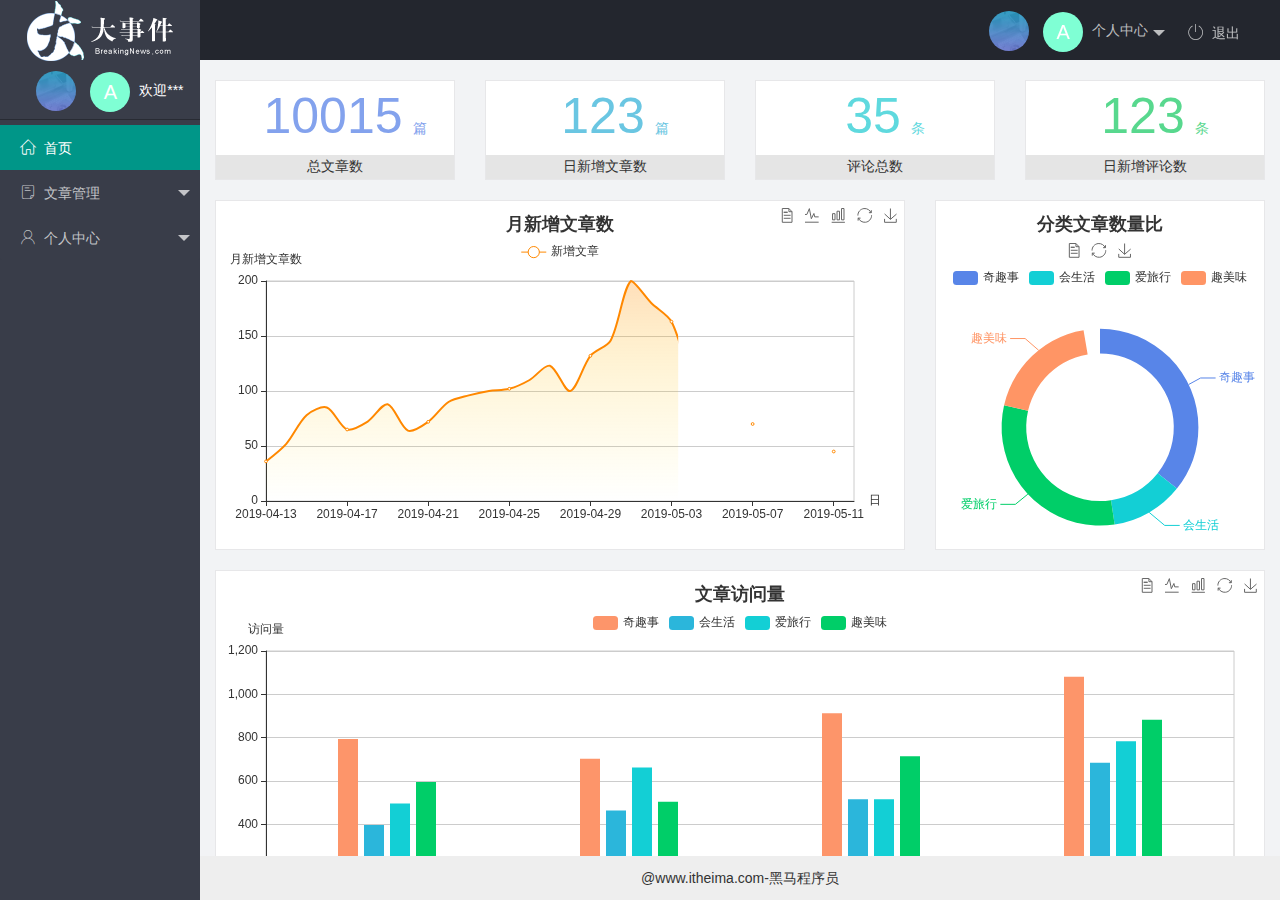
<file: index.html>
<!DOCTYPE html>
<html lang="en">

<head>
    <meta charset="UTF-8">
    <meta http-equiv="X-UA-Compatible" content="IE=edge">
    <meta name="viewport" content="width=device-width, initial-scale=1.0">
    <title>后台主页</title>
    <link rel="stylesheet" href="./assets/lib/layui/css/layui.css">
    <link rel="stylesheet" href="./assets/fonts/iconfont.css">
    <link rel="stylesheet" href="./assets/lib/bootstrap.css">
    <link rel="stylesheet" href="./assets/css/index.css">

</head>

<body>
    <div class="layui-layout layui-layout-admin">
        <div class="layui-header">
            <div class="layui-logo layui-hide-xs layui-bg-black">
                <img src="./assets/images/logo.png">
            </div>
            <!-- 头部区域（可配合layui 已有的水平导航） -->
            <ul class="layui-nav layui-layout-left">
                <!-- 移动端显示 -->
                <li class="layui-nav-item layui-show-xs-inline-block layui-hide-sm" lay-header-event="menuLeft">
                    <i class="layui-icon layui-icon-spread-left"></i>
                </li>
                <dl class="layui-nav-child">
                    <dd><a href="">menu 11</a></dd>
                    <dd><a href="">menu 22</a></dd>
                    <dd><a href="">menu 33</a></dd>
                </dl>
                </li>
            </ul>
            <ul class="layui-nav layui-layout-right">
                <li class="layui-nav-item layui-hide layui-show-md-inline-block">
                    <a href="javascript:;" class="userinfo">
                        <img src="./assets/images/login_bg.jpg" class="layui-nav-img">
                        <span class="avatar">A</span> 个人中心
                    </a>
                    <dl class="layui-nav-child">
                        <dd><a href="/home/user/user_info.html" target="fm">基本资料</a></dd>
                        <dd><a href="/home/user/user_pic.html" target="fm">更换头像</a></dd>
                        <dd><a href="/home/user/user_pwd.html" target="fm">重置密码</a></dd>
                    </dl>
                </li>
                <li class="layui-nav-item" lay-header-event="menuRight" lay-unselect>
                    <a href="javascript:;" id="index_loginout">
                        <span class="iconfont icon-tuichu"></span>退出
                    </a>
                </li>
            </ul>
        </div>

        <div class="layui-side layui-bg-black">
            <div class="layui-side-scroll">
                <div class="userinfo">
                    <img src="./assets/images/login_bg.jpg" class="layui-nav-img">
                    <span class="avatar">A</span>
                    <span class="welcome">欢迎***</span>
                </div>
                <!-- 左侧导航区域（可配合layui已有的垂直导航） -->
                <ul class="layui-nav layui-nav-tree" lay-shrink="all" lay-filter="test">
                    <li class="layui-nav-item layui-this"><a href="./home/dashboard.html" target="fm"><span class="iconfont icon-home"></span>首页</a></li>
                    <li class="layui-nav-item">
                        <a class="" href="javascript:;"><span class="iconfont icon-16"></span>文章管理</a>
                        <dl class="layui-nav-child">
                            <dd><a href="javascript:;"><i class="layui-icon layui-icon-app"></i>文章类别</a></dd>
                            <dd><a href="javascript:;"><i class="layui-icon layui-icon-app"></i>文章列表</a></dd>
                            <dd><a href="javascript:;"><i class="layui-icon layui-icon-app"></i>发表文章</a></dd>
                        </dl>
                    </li>
                    <li class="layui-nav-item">
                        <a href="javascript:;"><span class="iconfont icon-user"></span>个人中心</a>
                        <dl class="layui-nav-child">
                            <dd><a href="./home/user/user_info.html" target="fm"><i class="layui-icon layui-icon-app"></i>基本资料</a></dd>
                            <dd><a href="./home/user/user_pic.html" target="fm"><i class="layui-icon layui-icon-app"></i>更换头像</a></dd>
                            <dd><a href="./home/user/user_pwd.html" target="fm"><i class="layui-icon layui-icon-password"></i>重置密码</a></dd>
                        </dl>
                    </li>
                </ul>
            </div>
        </div>

        <div class="layui-body">
            <!-- 内容主体区域 -->
            <iframe src="./home/dashboard.html" name='fm' frameborder="0"></iframe>
        </div>

        <div class="layui-footer">
            <!-- 底部固定区域 -->
            @www.itheima.com-黑马程序员
        </div>
    </div>
    <script src="./assets/lib/layui/layui.all.js"></script>
    <script src="./assets/lib/jquery.js"></script>
    <script src="./assets/js/baseAPI.js"></script>
    <script src="./assets/js/index.js"></script>
</body>

</html>
</file>
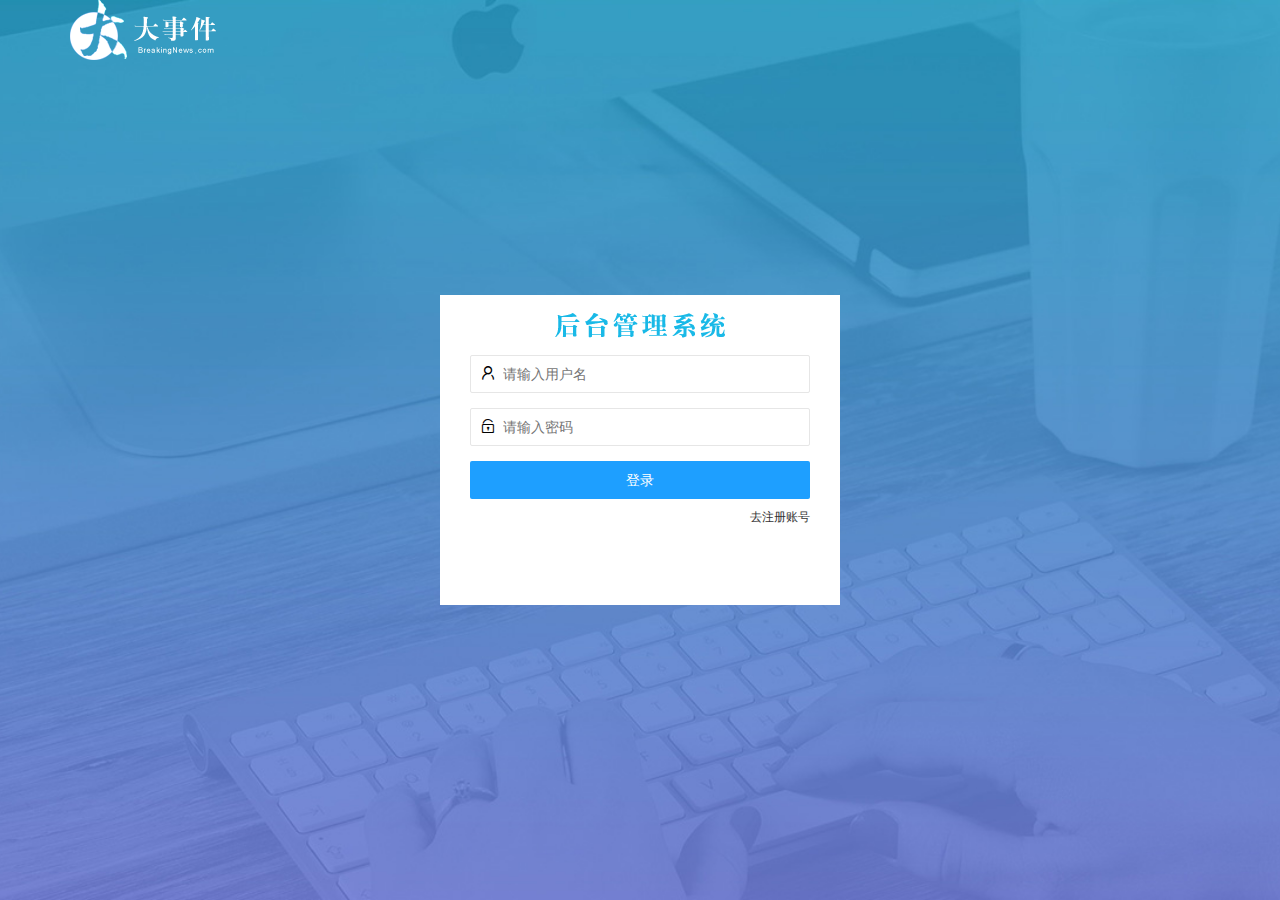
<file: login.html>
<!DOCTYPE html>
<html lang="en">

<head>
    <meta charset="UTF-8">
    <meta http-equiv="X-UA-Compatible" content="IE=edge">
    <meta name="viewport" content="width=device-width, initial-scale=1.0">
    <title>大事件 登录/注册</title>
    <link rel="stylesheet" href="./assets/lib/layui/css/layui.css">
    <link rel="stylesheet" href="./assets/css/login.css">
</head>

<body>
    <!-- logo部分 -->
    <div class="layui-main">
        <img src="/assets/images/logo.png" alt="">
    </div>

    <!-- 登陆注册部分 -->
    <div class="signin">
        <div class="title-box"></div>
        <!-- 登录 -->
        <div class="login-box">
            <!-- 登录表单 -->
            <form class="layui-form" id="form-login">
                <!-- 登录用户名 -->
                <div class="layui-form-item">
                    <i class="layui-icon layui-icon-username"></i>
                    <input type="text" name="username" required lay-verify="required" placeholder="请输入用户名" autocomplete="off" class="layui-input">
                </div>
                <!-- 登录密码 -->
                <div class="layui-form-item">
                    <i class="layui-icon layui-icon-password"></i>
                    <input type="password" name="password" required lay-verify="required|psw" placeholder="请输入密码" autocomplete="off" class="layui-input">
                </div>
                <!-- 登录按钮 -->
                <button class="layui-btn layui-btn-fluid layui-btn-normal" lay-submit lay-filter="formDemo">登录</button>
                <!-- 注册跳转 -->
                <div class="layui-form-item links">
                    <a href="javascript:;" id="link-reg">去注册账号</a>
                </div>
            </form>

        </div>
        <!-- 注册 -->
        <div class="reg-box">
            <!-- 注册表单 -->
            <form class="layui-form " id="form_reg">
                <!-- 注册用户名 -->
                <div class="layui-form-item">
                    <i class="layui-icon layui-icon-username"></i>
                    <input type="text" name="username" required lay-verify="required" placeholder="请输入用户名" autocomplete="off" class="layui-input">
                </div>
                <!-- 注册密码 -->
                <div class="layui-form-item">
                    <i class="layui-icon layui-icon-password"></i>
                    <input type="password" name="password" required lay-verify="required|psw" placeholder="请输入密码" autocomplete="off" class="layui-input">
                </div>
                <!-- 再次输入密码 -->
                <div class="layui-form-item">
                    <i class="layui-icon layui-icon-password"></i>
                    <input type="password" name="repassword" required lay-verify="required|psw|repsw" placeholder="再次确认密码" autocomplete="off" class="layui-input">
                </div>
                <!-- 注册按钮 -->
                <button class="layui-btn layui-btn-fluid layui-btn-normal" lay-submit lay-filter="formDemo">注册</button>
                <!-- 登录跳转 -->
                <div class="reg-box links">
                    <a href="javascript:;" id="link-login">去登陆</a>
                </div>
            </form>
        </div>
    </div>


    <!-- js部分 -->
    <script src="./assets/lib/layui/layui.all.js"></script>
    <script src="./assets/lib/jquery.js"></script>
    <script src="./assets/js/baseAPI.js"></script>
    <script src="./assets/js/login.js"></script>

</body>

</html>
</file>
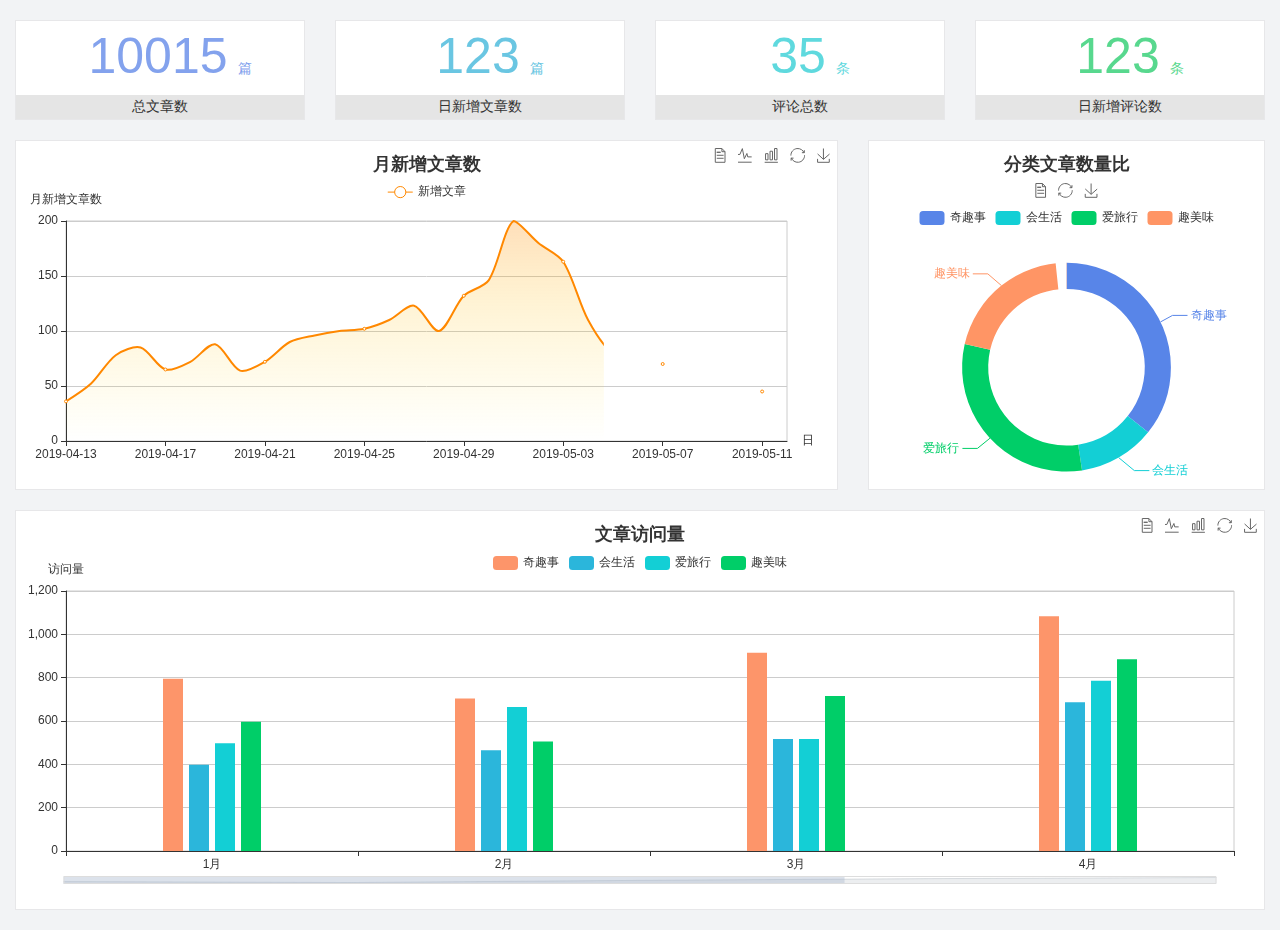
<file: home/dashboard.html>
<!DOCTYPE html>
<html lang="en">

<head>
    <meta charset="UTF-8">
    <meta name="viewport" content="width=device-width, initial-scale=1.0">
    <meta http-equiv="X-UA-Compatible" content="ie=edge">
    <title>图表统计</title>
    <link rel="stylesheet" href="../assets/lib/bootstrap.css" />
    <link rel="stylesheet" href="../assets/lib/main.css" />
    <script src="../assets/lib/jquery.js"></script>
    <script type="text/javascript" src="../assets/lib/echarts.min.js"></script>
</head>

<body>
    <div class="container-fluid">
        <div class="row spannel_list">
            <div class="col-sm-3 col-xs-6">
                <div class="spannel">
                    <em>10015</em><span>篇</span>
                    <b>总文章数</b>
                </div>
            </div>
            <div class="col-sm-3 col-xs-6">
                <div class="spannel scolor01">
                    <em>123</em><span>篇</span>
                    <b>日新增文章数</b>
                </div>
            </div>
            <div class="col-sm-3 col-xs-6">
                <div class="spannel scolor02">
                    <em>35</em><span>条</span>
                    <b>评论总数</b>
                </div>
            </div>
            <div class="col-sm-3 col-xs-6">
                <div class="spannel scolor03">
                    <em>123</em><span>条</span>
                    <b>日新增评论数</b>
                </div>
            </div>
        </div>
    </div>

    <div class="container-fluid">
        <div class="row curve-pie">
            <div class="col-lg-8 col-md-8">
                <div class="gragh_pannel" id="curve_show"></div>
            </div>
            <div class="col-lg-4 col-md-4">
                <div class="gragh_pannel" id="pie_show"></div>
            </div>
        </div>
    </div>

    <div class="container-fluid">
        <div class="column_pannel" id="column_show"></div>
    </div>

    <script>
        var oChart = echarts.init(document.getElementById('curve_show'));
        var aList_all = [{
            'count': 36,
            'date': '2019-04-13'
        }, {
            'count': 52,
            'date': '2019-04-14'
        }, {
            'count': 78,
            'date': '2019-04-15'
        }, {
            'count': 85,
            'date': '2019-04-16'
        }, {
            'count': 65,
            'date': '2019-04-17'
        }, {
            'count': 72,
            'date': '2019-04-18'
        }, {
            'count': 88,
            'date': '2019-04-19'
        }, {
            'count': 64,
            'date': '2019-04-20'
        }, {
            'count': 72,
            'date': '2019-04-21'
        }, {
            'count': 90,
            'date': '2019-04-22'
        }, {
            'count': 96,
            'date': '2019-04-23'
        }, {
            'count': 100,
            'date': '2019-04-24'
        }, {
            'count': 102,
            'date': '2019-04-25'
        }, {
            'count': 110,
            'date': '2019-04-26'
        }, {
            'count': 123,
            'date': '2019-04-27'
        }, {
            'count': 100,
            'date': '2019-04-28'
        }, {
            'count': 132,
            'date': '2019-04-29'
        }, {
            'count': 146,
            'date': '2019-04-30'
        }, {
            'count': 200,
            'date': '2019-05-01'
        }, {
            'count': 180,
            'date': '2019-05-02'
        }, {
            'count': 163,
            'date': '2019-05-03'
        }, {
            'count': 110,
            'date': '2019-05-04'
        }, {
            'count': 80,
            'date': '2019-05-05'
        }, {
            'count': 82,
            'date': '2019-05-06'
        }, {
            'count': 70,
            'date': '2019-05-07'
        }, {
            'count': 65,
            'date': '2019-05-08'
        }, {
            'count': 54,
            'date': '2019-05-09'
        }, {
            'count': 40,
            'date': '2019-05-10'
        }, {
            'count': 45,
            'date': '2019-05-11'
        }, {
            'count': 38,
            'date': '2019-05-12'
        }, ];

        let aCount = [];
        let aDate = [];

        for (var i = 0; i < aList_all.length; i++) {
            aCount.push(aList_all[i].count);
            aDate.push(aList_all[i].date);
        }

        var chartopt = {
            title: {
                text: '月新增文章数',
                left: 'center',
                top: '10'
            },
            tooltip: {
                trigger: 'axis'
            },
            legend: {
                data: ['新增文章'],
                top: '40'
            },
            toolbox: {
                show: true,
                feature: {
                    mark: {
                        show: true
                    },
                    dataView: {
                        show: true,
                        readOnly: false
                    },
                    magicType: {
                        show: true,
                        type: ['line', 'bar']
                    },
                    restore: {
                        show: true
                    },
                    saveAsImage: {
                        show: true
                    }
                }
            },
            calculable: true,
            xAxis: [{
                name: '日',
                type: 'category',
                boundaryGap: false,
                data: aDate
            }],
            yAxis: [{
                name: '月新增文章数',
                type: 'value'
            }],
            series: [{
                name: '新增文章',
                type: 'line',
                smooth: true,
                itemStyle: {
                    normal: {
                        areaStyle: {
                            type: 'default'
                        },
                        color: '#f80'
                    },
                    lineStyle: {
                        color: '#f80'
                    }
                },
                data: aCount
            }],
            areaStyle: {
                normal: {
                    color: new echarts.graphic.LinearGradient(0, 0, 0, 1, [{
                        offset: 0,
                        color: 'rgba(255,136,0,0.39)'
                    }, {
                        offset: .34,
                        color: 'rgba(255,180,0,0.25)'
                    }, {
                        offset: 1,
                        color: 'rgba(255,222,0,0.00)'
                    }])

                }
            },
            grid: {
                show: true,
                x: 50,
                x2: 50,
                y: 80,
                height: 220
            }
        };

        oChart.setOption(chartopt);


        var oPie = echarts.init(document.getElementById('pie_show'));
        var oPieopt = {
            title: {
                top: 10,
                text: '分类文章数量比',
                x: 'center'
            },
            tooltip: {
                trigger: 'item',
                formatter: "{a} <br/>{b} : {c} ({d}%)"
            },
            color: ['#5885e8', '#13cfd5', '#00ce68', '#ff9565'],
            legend: {
                x: 'center',
                top: 65,
                data: ['奇趣事', '会生活', '爱旅行', '趣美味']
            },
            toolbox: {
                show: true,
                x: 'center',
                top: 35,
                feature: {
                    mark: {
                        show: true
                    },
                    dataView: {
                        show: true,
                        readOnly: false
                    },
                    magicType: {
                        show: true,
                        type: ['pie', 'funnel'],
                        option: {
                            funnel: {
                                x: '25%',
                                width: '50%',
                                funnelAlign: 'left',
                                max: 1548
                            }
                        }
                    },
                    restore: {
                        show: true
                    },
                    saveAsImage: {
                        show: true
                    }
                }
            },
            calculable: true,
            series: [{
                name: '访问来源',
                type: 'pie',
                radius: ['45%', '60%'],
                center: ['50%', '65%'],
                data: [{
                    value: 300,
                    name: '奇趣事'
                }, {
                    value: 100,
                    name: '会生活'
                }, {
                    value: 260,
                    name: '爱旅行'
                }, {
                    value: 180,
                    name: '趣美味'
                }]
            }]
        };
        oPie.setOption(oPieopt);



        var oColumn = this.echarts.init(document.getElementById('column_show'));
        var oColumnopt = {
            title: {
                text: '文章访问量',
                left: 'center',
                top: '10'
            },
            tooltip: {
                trigger: 'axis'
            },
            legend: {
                data: ['奇趣事', '会生活', '爱旅行', '趣美味'],
                top: '40'
            },
            toolbox: {
                show: true,
                feature: {
                    mark: {
                        show: true
                    },
                    dataView: {
                        show: true,
                        readOnly: false
                    },
                    magicType: {
                        show: true,
                        type: ['line', 'bar']
                    },
                    restore: {
                        show: true
                    },
                    saveAsImage: {
                        show: true
                    }
                }
            },
            calculable: true,
            xAxis: [{
                type: 'category',
                data: ['1月', '2月', '3月', '4月', '5月']
            }],
            yAxis: [{
                name: '访问量',
                type: 'value'
            }],
            series: [{
                name: '奇趣事',
                type: 'bar',
                barWidth: 20,
                itemStyle: {
                    normal: {
                        areaStyle: {
                            type: 'default'
                        },
                        color: '#fd956a'
                    }
                },
                data: [800, 708, 920, 1090, 1200]
            }, {
                name: '会生活',
                type: 'bar',
                barWidth: 20,
                itemStyle: {
                    normal: {
                        areaStyle: {
                            type: 'default'
                        },
                        color: '#2bb6db'
                    }
                },
                data: [400, 468, 520, 690, 800]
            }, {
                name: '爱旅行',
                type: 'bar',
                barWidth: 20,
                itemStyle: {
                    normal: {
                        areaStyle: {
                            type: 'default'
                        },
                        color: '#13cfd5'
                    }
                },
                data: [500, 668, 520, 790, 900]
            }, {
                name: '趣美味',
                type: 'bar',
                barWidth: 20,
                itemStyle: {
                    normal: {
                        areaStyle: {
                            type: 'default'
                        },
                        color: '#00ce68'
                    }
                },
                data: [600, 508, 720, 890, 1000]
            }],
            grid: {
                show: true,
                x: 50,
                x2: 30,
                y: 80,
                height: 260
            },
            dataZoom: [ //给x轴设置滚动条
                {
                    start: 0, //默认为0
                    end: 100 - 1000 / 31, //默认为100
                    type: 'slider',
                    show: true,
                    xAxisIndex: [0],
                    handleSize: 0, //滑动条的 左右2个滑动条的大小
                    height: 8, //组件高度
                    left: 45, //左边的距离
                    right: 50, //右边的距离
                    bottom: 26, //右边的距离
                    handleColor: '#ddd', //h滑动图标的颜色
                    handleStyle: {
                        borderColor: "#cacaca",
                        borderWidth: "1",
                        shadowBlur: 2,
                        background: "#ddd",
                        shadowColor: "#ddd",
                    }
                }
            ]
        };
        oColumn.setOption(oColumnopt);
    </script>
</body>

</html>
</file>
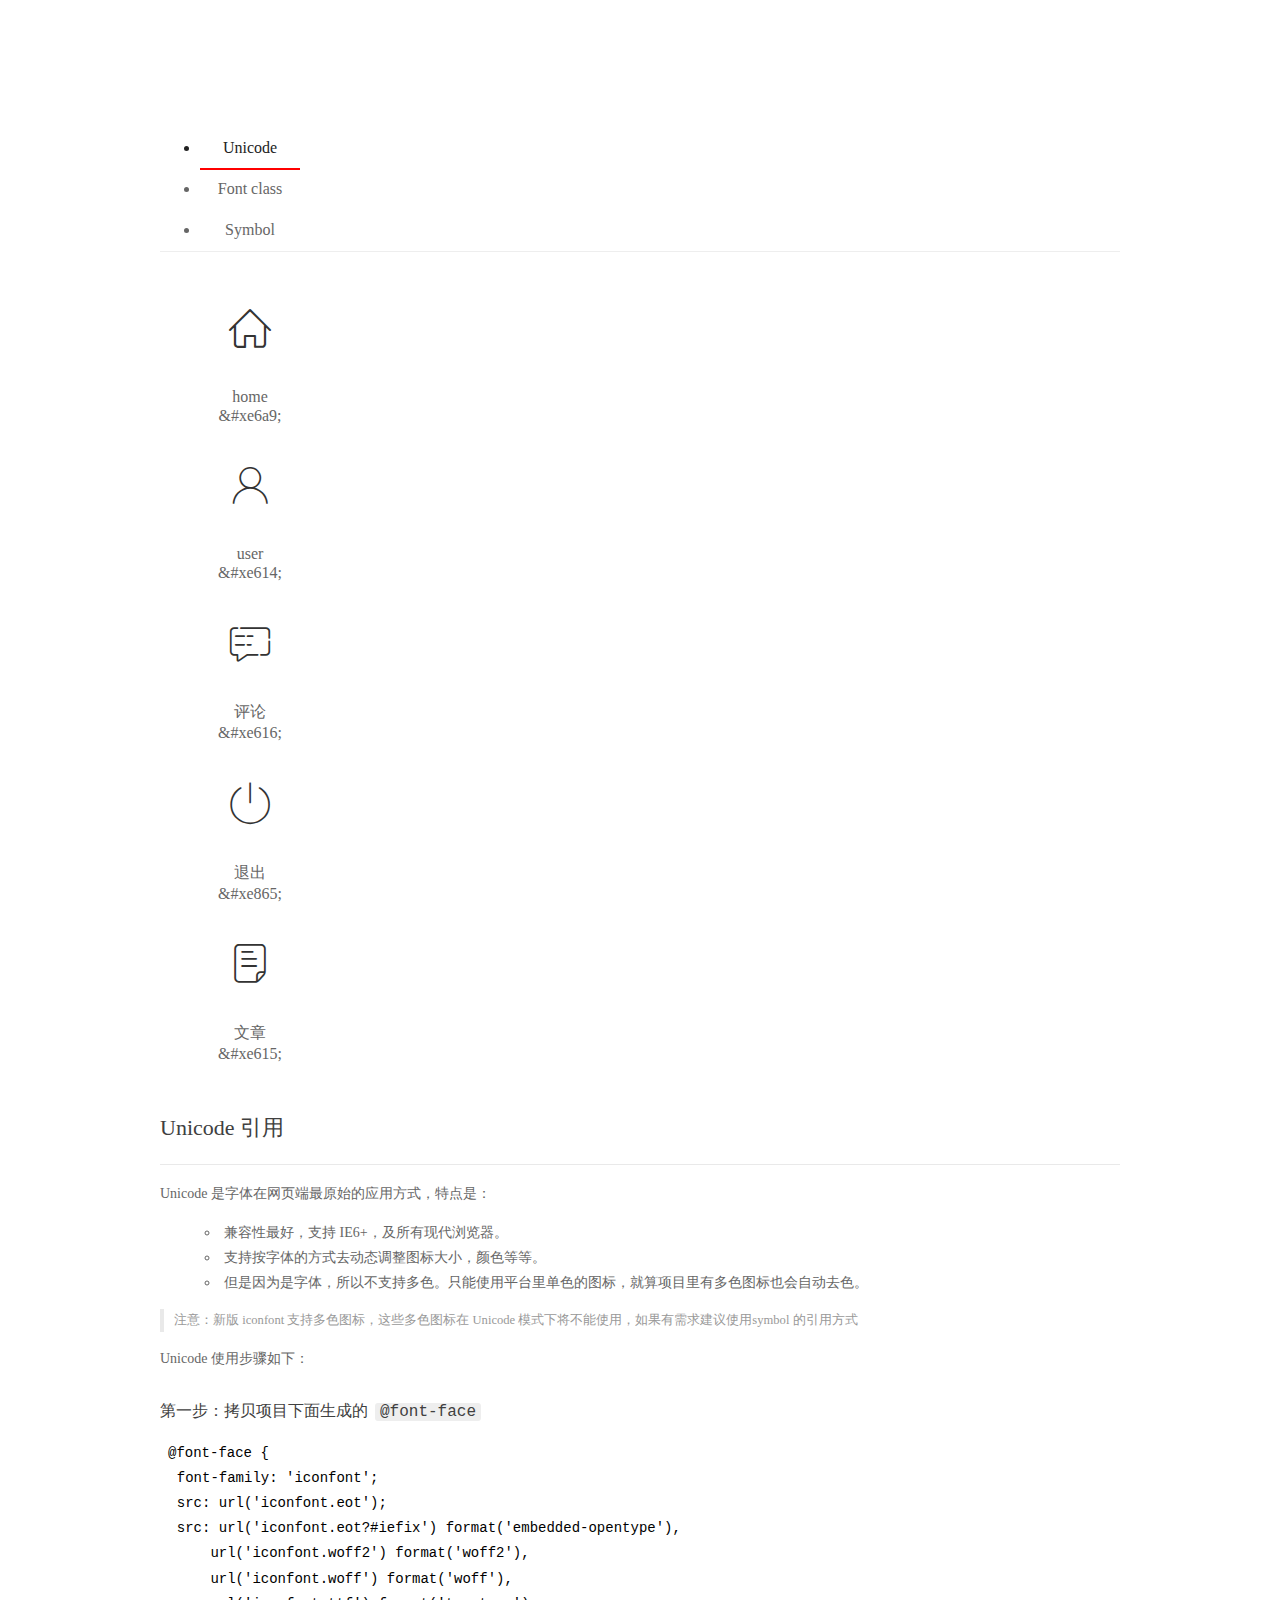
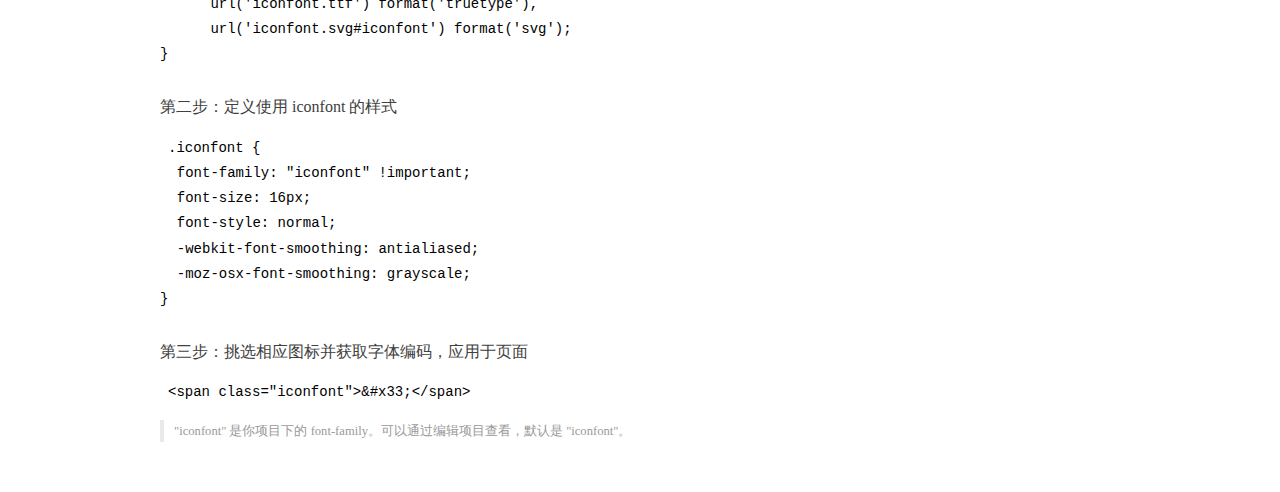
<file: assets/fonts/demo_index.html>
<!DOCTYPE html>
<html>
<head>
  <meta charset="utf-8"/>
  <title>IconFont Demo</title>
  <link rel="shortcut icon" href="https://gtms04.alicdn.com/tps/i4/TB1_oz6GVXXXXaFXpXXJDFnIXXX-64-64.ico" type="image/x-icon"/>
  <link rel="stylesheet" href="https://g.alicdn.com/thx/cube/1.3.2/cube.min.css">
  <link rel="stylesheet" href="demo.css">
  <link rel="stylesheet" href="iconfont.css">
  <script src="iconfont.js"></script>
  <!-- jQuery -->
  <script src="https://a1.alicdn.com/oss/uploads/2018/12/26/7bfddb60-08e8-11e9-9b04-53e73bb6408b.js"></script>
  <!-- 代码高亮 -->
  <script src="https://a1.alicdn.com/oss/uploads/2018/12/26/a3f714d0-08e6-11e9-8a15-ebf944d7534c.js"></script>
</head>
<body>
  <div class="main">
    <h1 class="logo"><a href="https://www.iconfont.cn/" title="iconfont 首页" target="_blank">&#xe86b;</a></h1>
    <div class="nav-tabs">
      <ul id="tabs" class="dib-box">
        <li class="dib active"><span>Unicode</span></li>
        <li class="dib"><span>Font class</span></li>
        <li class="dib"><span>Symbol</span></li>
      </ul>
      
    </div>
    <div class="tab-container">
      <div class="content unicode" style="display: block;">
          <ul class="icon_lists dib-box">
          
            <li class="dib">
              <span class="icon iconfont">&#xe6a9;</span>
                <div class="name">home</div>
                <div class="code-name">&amp;#xe6a9;</div>
              </li>
          
            <li class="dib">
              <span class="icon iconfont">&#xe614;</span>
                <div class="name">user</div>
                <div class="code-name">&amp;#xe614;</div>
              </li>
          
            <li class="dib">
              <span class="icon iconfont">&#xe616;</span>
                <div class="name">评论</div>
                <div class="code-name">&amp;#xe616;</div>
              </li>
          
            <li class="dib">
              <span class="icon iconfont">&#xe865;</span>
                <div class="name">退出</div>
                <div class="code-name">&amp;#xe865;</div>
              </li>
          
            <li class="dib">
              <span class="icon iconfont">&#xe615;</span>
                <div class="name">文章</div>
                <div class="code-name">&amp;#xe615;</div>
              </li>
          
          </ul>
          <div class="article markdown">
          <h2 id="unicode-">Unicode 引用</h2>
          <hr>

          <p>Unicode 是字体在网页端最原始的应用方式，特点是：</p>
          <ul>
            <li>兼容性最好，支持 IE6+，及所有现代浏览器。</li>
            <li>支持按字体的方式去动态调整图标大小，颜色等等。</li>
            <li>但是因为是字体，所以不支持多色。只能使用平台里单色的图标，就算项目里有多色图标也会自动去色。</li>
          </ul>
          <blockquote>
            <p>注意：新版 iconfont 支持多色图标，这些多色图标在 Unicode 模式下将不能使用，如果有需求建议使用symbol 的引用方式</p>
          </blockquote>
          <p>Unicode 使用步骤如下：</p>
          <h3 id="-font-face">第一步：拷贝项目下面生成的 <code>@font-face</code></h3>
<pre><code class="language-css"
>@font-face {
  font-family: 'iconfont';
  src: url('iconfont.eot');
  src: url('iconfont.eot?#iefix') format('embedded-opentype'),
      url('iconfont.woff2') format('woff2'),
      url('iconfont.woff') format('woff'),
      url('iconfont.ttf') format('truetype'),
      url('iconfont.svg#iconfont') format('svg');
}
</code></pre>
          <h3 id="-iconfont-">第二步：定义使用 iconfont 的样式</h3>
<pre><code class="language-css"
>.iconfont {
  font-family: "iconfont" !important;
  font-size: 16px;
  font-style: normal;
  -webkit-font-smoothing: antialiased;
  -moz-osx-font-smoothing: grayscale;
}
</code></pre>
          <h3 id="-">第三步：挑选相应图标并获取字体编码，应用于页面</h3>
<pre>
<code class="language-html"
>&lt;span class="iconfont"&gt;&amp;#x33;&lt;/span&gt;
</code></pre>
          <blockquote>
            <p>"iconfont" 是你项目下的 font-family。可以通过编辑项目查看，默认是 "iconfont"。</p>
          </blockquote>
          </div>
      </div>
      <div class="content font-class">
        <ul class="icon_lists dib-box">
          
          <li class="dib">
            <span class="icon iconfont icon-home"></span>
            <div class="name">
              home
            </div>
            <div class="code-name">.icon-home
            </div>
          </li>
          
          <li class="dib">
            <span class="icon iconfont icon-user"></span>
            <div class="name">
              user
            </div>
            <div class="code-name">.icon-user
            </div>
          </li>
          
          <li class="dib">
            <span class="icon iconfont icon-pinglun"></span>
            <div class="name">
              评论
            </div>
            <div class="code-name">.icon-pinglun
            </div>
          </li>
          
          <li class="dib">
            <span class="icon iconfont icon-tuichu"></span>
            <div class="name">
              退出
            </div>
            <div class="code-name">.icon-tuichu
            </div>
          </li>
          
          <li class="dib">
            <span class="icon iconfont icon-16"></span>
            <div class="name">
              文章
            </div>
            <div class="code-name">.icon-16
            </div>
          </li>
          
        </ul>
        <div class="article markdown">
        <h2 id="font-class-">font-class 引用</h2>
        <hr>

        <p>font-class 是 Unicode 使用方式的一种变种，主要是解决 Unicode 书写不直观，语意不明确的问题。</p>
        <p>与 Unicode 使用方式相比，具有如下特点：</p>
        <ul>
          <li>兼容性良好，支持 IE8+，及所有现代浏览器。</li>
          <li>相比于 Unicode 语意明确，书写更直观。可以很容易分辨这个 icon 是什么。</li>
          <li>因为使用 class 来定义图标，所以当要替换图标时，只需要修改 class 里面的 Unicode 引用。</li>
          <li>不过因为本质上还是使用的字体，所以多色图标还是不支持的。</li>
        </ul>
        <p>使用步骤如下：</p>
        <h3 id="-fontclass-">第一步：引入项目下面生成的 fontclass 代码：</h3>
<pre><code class="language-html">&lt;link rel="stylesheet" href="./iconfont.css"&gt;
</code></pre>
        <h3 id="-">第二步：挑选相应图标并获取类名，应用于页面：</h3>
<pre><code class="language-html">&lt;span class="iconfont icon-xxx"&gt;&lt;/span&gt;
</code></pre>
        <blockquote>
          <p>"
            iconfont" 是你项目下的 font-family。可以通过编辑项目查看，默认是 "iconfont"。</p>
        </blockquote>
      </div>
      </div>
      <div class="content symbol">
          <ul class="icon_lists dib-box">
          
            <li class="dib">
                <svg class="icon svg-icon" aria-hidden="true">
                  <use xlink:href="#icon-home"></use>
                </svg>
                <div class="name">home</div>
                <div class="code-name">#icon-home</div>
            </li>
          
            <li class="dib">
                <svg class="icon svg-icon" aria-hidden="true">
                  <use xlink:href="#icon-user"></use>
                </svg>
                <div class="name">user</div>
                <div class="code-name">#icon-user</div>
            </li>
          
            <li class="dib">
                <svg class="icon svg-icon" aria-hidden="true">
                  <use xlink:href="#icon-pinglun"></use>
                </svg>
                <div class="name">评论</div>
                <div class="code-name">#icon-pinglun</div>
            </li>
          
            <li class="dib">
                <svg class="icon svg-icon" aria-hidden="true">
                  <use xlink:href="#icon-tuichu"></use>
                </svg>
                <div class="name">退出</div>
                <div class="code-name">#icon-tuichu</div>
            </li>
          
            <li class="dib">
                <svg class="icon svg-icon" aria-hidden="true">
                  <use xlink:href="#icon-16"></use>
                </svg>
                <div class="name">文章</div>
                <div class="code-name">#icon-16</div>
            </li>
          
          </ul>
          <div class="article markdown">
          <h2 id="symbol-">Symbol 引用</h2>
          <hr>

          <p>这是一种全新的使用方式，应该说这才是未来的主流，也是平台目前推荐的用法。相关介绍可以参考这篇<a href="">文章</a>
            这种用法其实是做了一个 SVG 的集合，与另外两种相比具有如下特点：</p>
          <ul>
            <li>支持多色图标了，不再受单色限制。</li>
            <li>通过一些技巧，支持像字体那样，通过 <code>font-size</code>, <code>color</code> 来调整样式。</li>
            <li>兼容性较差，支持 IE9+，及现代浏览器。</li>
            <li>浏览器渲染 SVG 的性能一般，还不如 png。</li>
          </ul>
          <p>使用步骤如下：</p>
          <h3 id="-symbol-">第一步：引入项目下面生成的 symbol 代码：</h3>
<pre><code class="language-html">&lt;script src="./iconfont.js"&gt;&lt;/script&gt;
</code></pre>
          <h3 id="-css-">第二步：加入通用 CSS 代码（引入一次就行）：</h3>
<pre><code class="language-html">&lt;style&gt;
.icon {
  width: 1em;
  height: 1em;
  vertical-align: -0.15em;
  fill: currentColor;
  overflow: hidden;
}
&lt;/style&gt;
</code></pre>
          <h3 id="-">第三步：挑选相应图标并获取类名，应用于页面：</h3>
<pre><code class="language-html">&lt;svg class="icon" aria-hidden="true"&gt;
  &lt;use xlink:href="#icon-xxx"&gt;&lt;/use&gt;
&lt;/svg&gt;
</code></pre>
          </div>
      </div>

    </div>
  </div>
  <script>
  $(document).ready(function () {
      $('.tab-container .content:first').show()

      $('#tabs li').click(function (e) {
        var tabContent = $('.tab-container .content')
        var index = $(this).index()

        if ($(this).hasClass('active')) {
          return
        } else {
          $('#tabs li').removeClass('active')
          $(this).addClass('active')

          tabContent.hide().eq(index).fadeIn()
        }
      })
    })
  </script>
</body>
</html>
</file>
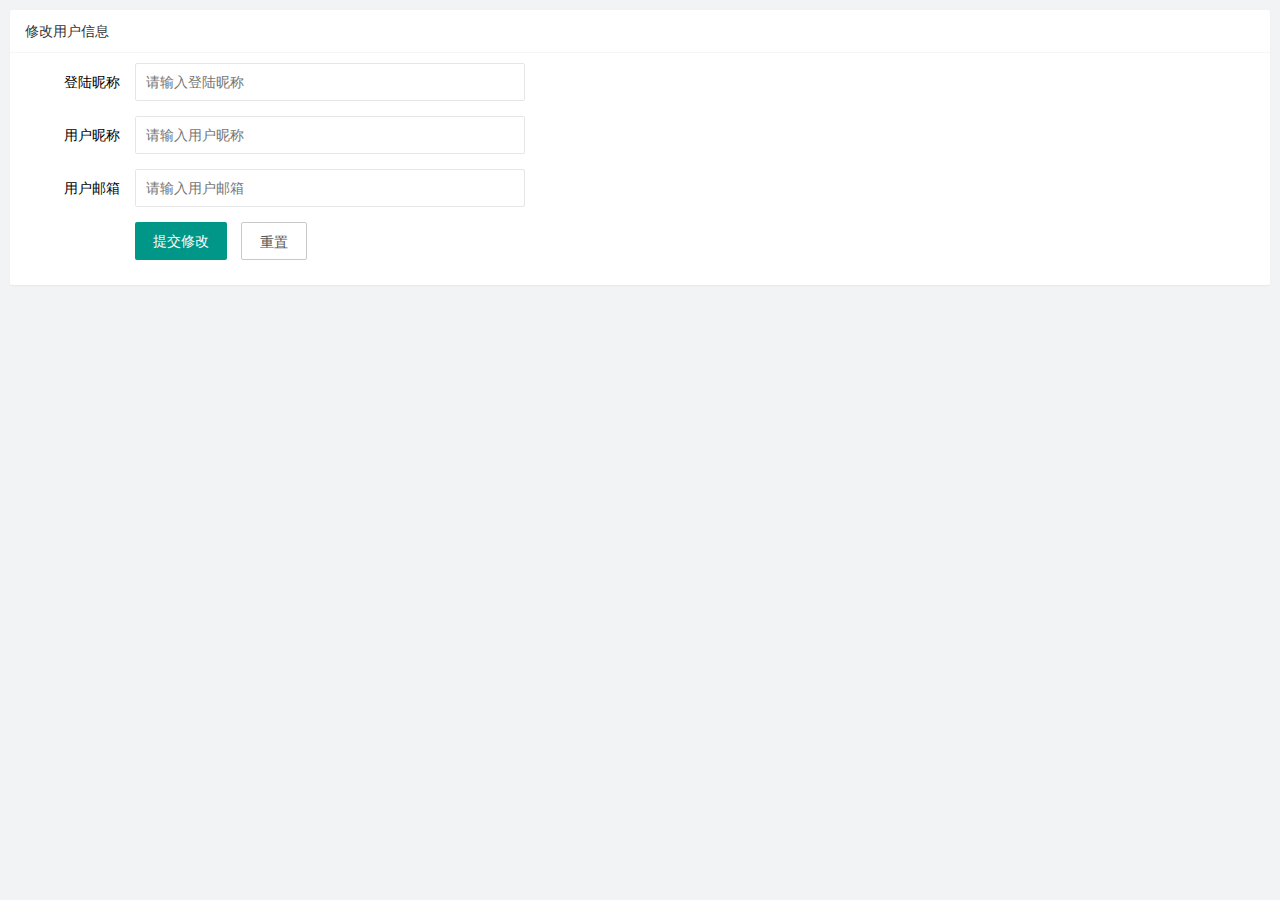
<file: home/user/user_info.html>
<!DOCTYPE html>
<html lang="en">

<head>
    <meta charset="UTF-8">
    <meta http-equiv="X-UA-Compatible" content="IE=edge">
    <meta name="viewport" content="width=device-width, initial-scale=1.0">
    <title>Document</title>
    <link rel="stylesheet" href="../../assets/lib/layui/css/layui.css">
    <link rel="stylesheet" href="../../assets/css/user/user_info.css">
</head>

<body>
    <!-- 卡片区域 -->
    <div class="layui-card">
        <div class="layui-card-header">修改用户信息</div>
        <!-- 表单内容 -->
        <div class="layui-card-body">
            <form class="layui-form" lay-filter="userinfo">
                <!-- 表单隐藏域 -->
                <input type="hidden" name="id">
                <div class="layui-form-item">
                    <label class="layui-form-label">登陆昵称</label>
                    <div class="layui-input-block">
                        <input type="text" name="username" required lay-verify="required" placeholder="请输入登陆昵称" autocomplete="off" class="layui-input" readonly>
                    </div>
                </div>
                <div class="layui-form-item">
                    <label class="layui-form-label">用户昵称</label>
                    <div class="layui-input-block">
                        <input type="text" name="nickname" required lay-verify="required|nickname" placeholder="请输入用户昵称" autocomplete="off" class="layui-input">
                    </div>
                </div>
                <div class="layui-form-item">
                    <label class="layui-form-label">用户邮箱</label>
                    <div class="layui-input-block">
                        <input type="text" name="email" required lay-verify="required|email" placeholder="请输入用户邮箱" autocomplete="off" class="layui-input">
                    </div>
                </div>
                <div class="layui-form-item">
                    <div class="layui-input-block">
                        <button class="layui-btn" lay-submit lay-filter="formDemo">提交修改</button>
                        <button type="reset" class="layui-btn layui-btn-primary" id="btnReset">重置</button>
                    </div>
                </div>
            </form>
        </div>
    </div>

    <script src="../../assets/lib/layui/layui.all.js"></script>
    <script src="../../assets/lib/jquery.js"></script>
    <script src="../../assets/js/baseAPI.js"></script>
    <script src="../../assets/js/user/user_info.js"></script>
</body>

</html>
</file>
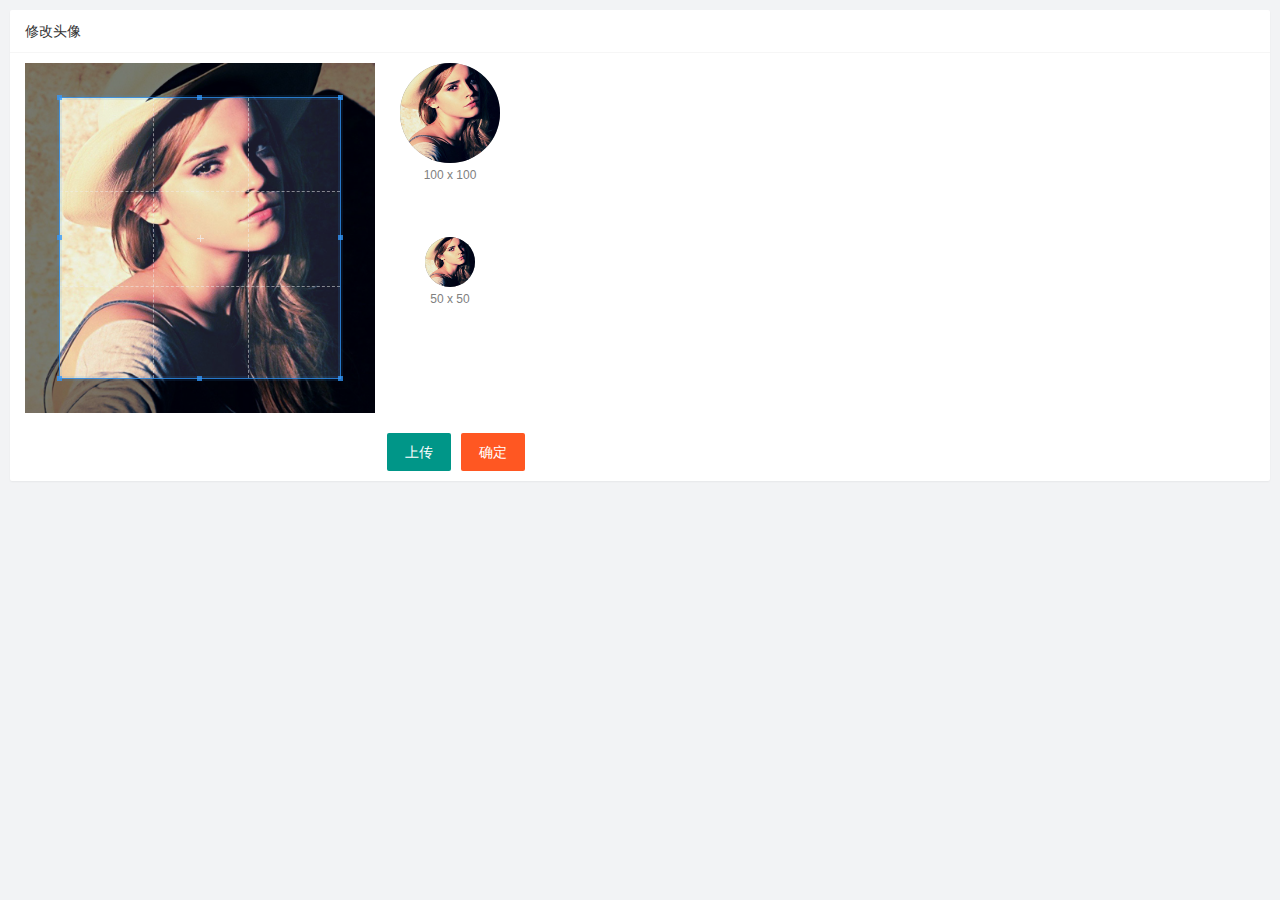
<file: home/user/user_pic.html>
<!DOCTYPE html>
<html lang="en">

<head>
    <meta charset="UTF-8">
    <meta http-equiv="X-UA-Compatible" content="IE=edge">
    <meta name="viewport" content="width=device-width, initial-scale=1.0">
    <title>Document</title>
    <link rel="stylesheet" href="/assets/lib/layui/css/layui.css">
    <link rel="stylesheet" href="/assets/lib/cropper/cropper.css">
    <link rel="stylesheet" href="/assets/css/user/user_pic.css">
</head>

<body>
    <div class="layui-card">
        <div class="layui-card-header">修改头像</div>
        <div class="layui-card-body">
            <!-- 第一行的图片裁剪和预览区域 -->
            <div class="row1">
                <!-- 图片裁剪区域 -->
                <div class="cropper-box">
                    <!-- 这个 img 标签很重要，将来会把它初始化为裁剪区域 -->
                    <img id="image" src="/assets/images/sample.jpg" />
                </div>
                <!-- 图片的预览区域 -->
                <div class="preview-box">
                    <div>
                        <!-- 宽高为 100px 的预览区域 -->
                        <div class="img-preview w100"></div>
                        <p class="size">100 x 100</p>
                    </div>
                    <div>
                        <!-- 宽高为 50px 的预览区域 -->
                        <div class="img-preview w50"></div>
                        <p class="size">50 x 50</p>
                    </div>
                </div>
            </div>

            <!-- 第二行的按钮区域 -->
            <div class="row2">
                <!-- 隐藏的文件选择框 accept可以限制选择哪种类型的文件-->
                <input type="file" id="file" accept="image/png,image/jpeg">

                <button type="button" class="layui-btn" id="btnChoose">上传</button>
                <button type="button" class="layui-btn layui-btn-danger" id="btnUpload">确定</button>
            </div>
        </div>
    </div>

    <script src="/assets/lib/layui/layui.all.js"></script>
    <script src="/assets/lib/jquery.js"></script>
    <script src="/assets/lib/cropper/Cropper.js"></script>
    <script src="/assets/lib/cropper/jquery-cropper.js"></script>
    <script src="/assets/js/baseAPI.js"></script>
    <script src="/assets/js/user/user_pic.js"></script>
</body>

</html>
</file>
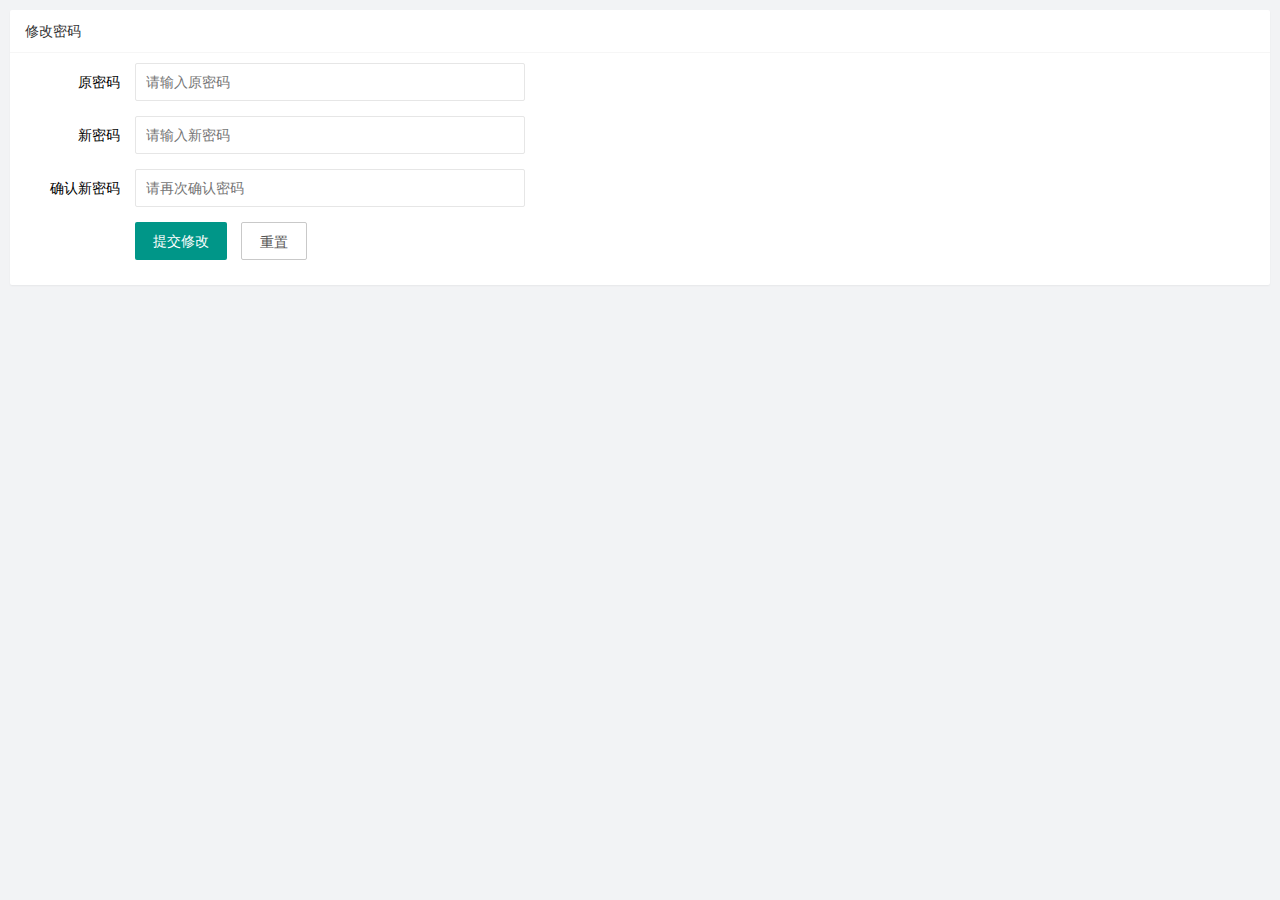
<file: home/user/user_pwd.html>
<!DOCTYPE html>
<html lang="en">

<head>
    <meta charset="UTF-8">
    <meta http-equiv="X-UA-Compatible" content="IE=edge">
    <meta name="viewport" content="width=device-width, initial-scale=1.0">
    <title>Document</title>
    <link rel="stylesheet" href="/assets/lib/layui/css/layui.css">
    <link rel="stylesheet" href="/assets/css/user/user_pwd.css">
</head>

<body>
    <!-- 卡片区域 -->
    <div class="layui-card">
        <div class="layui-card-header">修改密码</div>
        <!-- 表单内容 -->
        <div class="layui-card-body">
            <form class="layui-form" lay-filter="userpwd">
                <div class="layui-form-item">
                    <label class="layui-form-label">原密码</label>
                    <div class="layui-input-block">
                        <input type="password" name="oldPwd" required lay-verify="required|pwd" placeholder="请输入原密码" autocomplete="off" class="layui-input">
                    </div>
                </div>
                <div class="layui-form-item">
                    <label class="layui-form-label">新密码</label>
                    <div class="layui-input-block">
                        <input type="password" name="newPwd" required lay-verify="required|pwd|samePwd" placeholder="请输入新密码" autocomplete="off" class="layui-input">
                    </div>
                </div>
                <div class="layui-form-item">
                    <label class="layui-form-label">确认新密码</label>
                    <div class="layui-input-block">
                        <input type="password" name="repwd" required lay-verify="required|pwd|rePwd" placeholder="请再次确认密码" autocomplete="off" class="layui-input">
                    </div>
                </div>
                <div class="layui-form-item">
                    <div class="layui-input-block">
                        <button class="layui-btn" lay-submit lay-filter="formDemo">提交修改</button>
                        <button type="reset" class="layui-btn layui-btn-primary" id="btnReset">重置</button>
                    </div>
                </div>
            </form>
        </div>
    </div>
</body>

<script src="../../assets/lib/layui/layui.all.js"></script>
<script src="../../assets/lib/jquery.js"></script>
<script src="../../assets/js/baseAPI.js"></script>
<script src="../../assets/js/user/user_pwd.js"></script>

</html>
</file>
<file: assets/lib/layui/css/layui.css>
/** layui-v2.5.5 MIT License By https://www.layui.com */
 .layui-inline,img{display:inline-block;vertical-align:middle}h1,h2,h3,h4,h5,h6{font-weight:400}.layui-edge,.layui-header,.layui-inline,.layui-main{position:relative}.layui-body,.layui-edge,.layui-elip{overflow:hidden}.layui-btn,.layui-edge,.layui-inline,img{vertical-align:middle}.layui-btn,.layui-disabled,.layui-icon,.layui-unselect{-moz-user-select:none;-webkit-user-select:none;-ms-user-select:none}.layui-elip,.layui-form-checkbox span,.layui-form-pane .layui-form-label{text-overflow:ellipsis;white-space:nowrap}.layui-breadcrumb,.layui-tree-btnGroup{visibility:hidden}blockquote,body,button,dd,div,dl,dt,form,h1,h2,h3,h4,h5,h6,input,li,ol,p,pre,td,textarea,th,ul{margin:0;padding:0;-webkit-tap-highlight-color:rgba(0,0,0,0)}a:active,a:hover{outline:0}img{border:none}li{list-style:none}table{border-collapse:collapse;border-spacing:0}h4,h5,h6{font-size:100%}button,input,optgroup,option,select,textarea{font-family:inherit;font-size:inherit;font-style:inherit;font-weight:inherit;outline:0}pre{white-space:pre-wrap;white-space:-moz-pre-wrap;white-space:-pre-wrap;white-space:-o-pre-wrap;word-wrap:break-word}body{line-height:24px;font:14px Helvetica Neue,Helvetica,PingFang SC,Tahoma,Arial,sans-serif}hr{height:1px;margin:10px 0;border:0;clear:both}a{color:#333;text-decoration:none}a:hover{color:#777}a cite{font-style:normal;*cursor:pointer}.layui-border-box,.layui-border-box *{box-sizing:border-box}.layui-box,.layui-box *{box-sizing:content-box}.layui-clear{clear:both;*zoom:1}.layui-clear:after{content:'\20';clear:both;*zoom:1;display:block;height:0}.layui-inline{*display:inline;*zoom:1}.layui-edge{display:inline-block;width:0;height:0;border-width:6px;border-style:dashed;border-color:transparent}.layui-edge-top{top:-4px;border-bottom-color:#999;border-bottom-style:solid}.layui-edge-right{border-left-color:#999;border-left-style:solid}.layui-edge-bottom{top:2px;border-top-color:#999;border-top-style:solid}.layui-edge-left{border-right-color:#999;border-right-style:solid}.layui-disabled,.layui-disabled:hover{color:#d2d2d2!important;cursor:not-allowed!important}.layui-circle{border-radius:100%}.layui-show{display:block!important}.layui-hide{display:none!important}@font-face{font-family:layui-icon;src:url(../font/iconfont.eot?v=250);src:url(../font/iconfont.eot?v=250#iefix) format('embedded-opentype'),url(../font/iconfont.woff2?v=250) format('woff2'),url(../font/iconfont.woff?v=250) format('woff'),url(../font/iconfont.ttf?v=250) format('truetype'),url(../font/iconfont.svg?v=250#layui-icon) format('svg')}.layui-icon{font-family:layui-icon!important;font-size:16px;font-style:normal;-webkit-font-smoothing:antialiased;-moz-osx-font-smoothing:grayscale}.layui-icon-reply-fill:before{content:"\e611"}.layui-icon-set-fill:before{content:"\e614"}.layui-icon-menu-fill:before{content:"\e60f"}.layui-icon-search:before{content:"\e615"}.layui-icon-share:before{content:"\e641"}.layui-icon-set-sm:before{content:"\e620"}.layui-icon-engine:before{content:"\e628"}.layui-icon-close:before{content:"\1006"}.layui-icon-close-fill:before{content:"\1007"}.layui-icon-chart-screen:before{content:"\e629"}.layui-icon-star:before{content:"\e600"}.layui-icon-circle-dot:before{content:"\e617"}.layui-icon-chat:before{content:"\e606"}.layui-icon-release:before{content:"\e609"}.layui-icon-list:before{content:"\e60a"}.layui-icon-chart:before{content:"\e62c"}.layui-icon-ok-circle:before{content:"\1005"}.layui-icon-layim-theme:before{content:"\e61b"}.layui-icon-table:before{content:"\e62d"}.layui-icon-right:before{content:"\e602"}.layui-icon-left:before{content:"\e603"}.layui-icon-cart-simple:before{content:"\e698"}.layui-icon-face-cry:before{content:"\e69c"}.layui-icon-face-smile:before{content:"\e6af"}.layui-icon-survey:before{content:"\e6b2"}.layui-icon-tree:before{content:"\e62e"}.layui-icon-upload-circle:before{content:"\e62f"}.layui-icon-add-circle:before{content:"\e61f"}.layui-icon-download-circle:before{content:"\e601"}.layui-icon-templeate-1:before{content:"\e630"}.layui-icon-util:before{content:"\e631"}.layui-icon-face-surprised:before{content:"\e664"}.layui-icon-edit:before{content:"\e642"}.layui-icon-speaker:before{content:"\e645"}.layui-icon-down:before{content:"\e61a"}.layui-icon-file:before{content:"\e621"}.layui-icon-layouts:before{content:"\e632"}.layui-icon-rate-half:before{content:"\e6c9"}.layui-icon-add-circle-fine:before{content:"\e608"}.layui-icon-prev-circle:before{content:"\e633"}.layui-icon-read:before{content:"\e705"}.layui-icon-404:before{content:"\e61c"}.layui-icon-carousel:before{content:"\e634"}.layui-icon-help:before{content:"\e607"}.layui-icon-code-circle:before{content:"\e635"}.layui-icon-water:before{content:"\e636"}.layui-icon-username:before{content:"\e66f"}.layui-icon-find-fill:before{content:"\e670"}.layui-icon-about:before{content:"\e60b"}.layui-icon-location:before{content:"\e715"}.layui-icon-up:before{content:"\e619"}.layui-icon-pause:before{content:"\e651"}.layui-icon-date:before{content:"\e637"}.layui-icon-layim-uploadfile:before{content:"\e61d"}.layui-icon-delete:before{content:"\e640"}.layui-icon-play:before{content:"\e652"}.layui-icon-top:before{content:"\e604"}.layui-icon-friends:before{content:"\e612"}.layui-icon-refresh-3:before{content:"\e9aa"}.layui-icon-ok:before{content:"\e605"}.layui-icon-layer:before{content:"\e638"}.layui-icon-face-smile-fine:before{content:"\e60c"}.layui-icon-dollar:before{content:"\e659"}.layui-icon-group:before{content:"\e613"}.layui-icon-layim-download:before{content:"\e61e"}.layui-icon-picture-fine:before{content:"\e60d"}.layui-icon-link:before{content:"\e64c"}.layui-icon-diamond:before{content:"\e735"}.layui-icon-log:before{content:"\e60e"}.layui-icon-rate-solid:before{content:"\e67a"}.layui-icon-fonts-del:before{content:"\e64f"}.layui-icon-unlink:before{content:"\e64d"}.layui-icon-fonts-clear:before{content:"\e639"}.layui-icon-triangle-r:before{content:"\e623"}.layui-icon-circle:before{content:"\e63f"}.layui-icon-radio:before{content:"\e643"}.layui-icon-align-center:before{content:"\e647"}.layui-icon-align-right:before{content:"\e648"}.layui-icon-align-left:before{content:"\e649"}.layui-icon-loading-1:before{content:"\e63e"}.layui-icon-return:before{content:"\e65c"}.layui-icon-fonts-strong:before{content:"\e62b"}.layui-icon-upload:before{content:"\e67c"}.layui-icon-dialogue:before{content:"\e63a"}.layui-icon-video:before{content:"\e6ed"}.layui-icon-headset:before{content:"\e6fc"}.layui-icon-cellphone-fine:before{content:"\e63b"}.layui-icon-add-1:before{content:"\e654"}.layui-icon-face-smile-b:before{content:"\e650"}.layui-icon-fonts-html:before{content:"\e64b"}.layui-icon-form:before{content:"\e63c"}.layui-icon-cart:before{content:"\e657"}.layui-icon-camera-fill:before{content:"\e65d"}.layui-icon-tabs:before{content:"\e62a"}.layui-icon-fonts-code:before{content:"\e64e"}.layui-icon-fire:before{content:"\e756"}.layui-icon-set:before{content:"\e716"}.layui-icon-fonts-u:before{content:"\e646"}.layui-icon-triangle-d:before{content:"\e625"}.layui-icon-tips:before{content:"\e702"}.layui-icon-picture:before{content:"\e64a"}.layui-icon-more-vertical:before{content:"\e671"}.layui-icon-flag:before{content:"\e66c"}.layui-icon-loading:before{content:"\e63d"}.layui-icon-fonts-i:before{content:"\e644"}.layui-icon-refresh-1:before{content:"\e666"}.layui-icon-rmb:before{content:"\e65e"}.layui-icon-home:before{content:"\e68e"}.layui-icon-user:before{content:"\e770"}.layui-icon-notice:before{content:"\e667"}.layui-icon-login-weibo:before{content:"\e675"}.layui-icon-voice:before{content:"\e688"}.layui-icon-upload-drag:before{content:"\e681"}.layui-icon-login-qq:before{content:"\e676"}.layui-icon-snowflake:before{content:"\e6b1"}.layui-icon-file-b:before{content:"\e655"}.layui-icon-template:before{content:"\e663"}.layui-icon-auz:before{content:"\e672"}.layui-icon-console:before{content:"\e665"}.layui-icon-app:before{content:"\e653"}.layui-icon-prev:before{content:"\e65a"}.layui-icon-website:before{content:"\e7ae"}.layui-icon-next:before{content:"\e65b"}.layui-icon-component:before{content:"\e857"}.layui-icon-more:before{content:"\e65f"}.layui-icon-login-wechat:before{content:"\e677"}.layui-icon-shrink-right:before{content:"\e668"}.layui-icon-spread-left:before{content:"\e66b"}.layui-icon-camera:before{content:"\e660"}.layui-icon-note:before{content:"\e66e"}.layui-icon-refresh:before{content:"\e669"}.layui-icon-female:before{content:"\e661"}.layui-icon-male:before{content:"\e662"}.layui-icon-password:before{content:"\e673"}.layui-icon-senior:before{content:"\e674"}.layui-icon-theme:before{content:"\e66a"}.layui-icon-tread:before{content:"\e6c5"}.layui-icon-praise:before{content:"\e6c6"}.layui-icon-star-fill:before{content:"\e658"}.layui-icon-rate:before{content:"\e67b"}.layui-icon-template-1:before{content:"\e656"}.layui-icon-vercode:before{content:"\e679"}.layui-icon-cellphone:before{content:"\e678"}.layui-icon-screen-full:before{content:"\e622"}.layui-icon-screen-restore:before{content:"\e758"}.layui-icon-cols:before{content:"\e610"}.layui-icon-export:before{content:"\e67d"}.layui-icon-print:before{content:"\e66d"}.layui-icon-slider:before{content:"\e714"}.layui-icon-addition:before{content:"\e624"}.layui-icon-subtraction:before{content:"\e67e"}.layui-icon-service:before{content:"\e626"}.layui-icon-transfer:before{content:"\e691"}.layui-main{width:1140px;margin:0 auto}.layui-header{z-index:1000;height:60px}.layui-header a:hover{transition:all .5s;-webkit-transition:all .5s}.layui-side{position:fixed;left:0;top:0;bottom:0;z-index:999;width:200px;overflow-x:hidden}.layui-side-scroll{position:relative;width:220px;height:100%;overflow-x:hidden}.layui-body{position:absolute;left:200px;right:0;top:0;bottom:0;z-index:998;width:auto;overflow-y:auto;box-sizing:border-box}.layui-layout-body{overflow:hidden}.layui-layout-admin .layui-header{background-color:#23262E}.layui-layout-admin .layui-side{top:60px;width:200px;overflow-x:hidden}.layui-layout-admin .layui-body{position:fixed;top:60px;bottom:44px}.layui-layout-admin .layui-main{width:auto;margin:0 15px}.layui-layout-admin .layui-footer{position:fixed;left:200px;right:0;bottom:0;height:44px;line-height:44px;padding:0 15px;background-color:#eee}.layui-layout-admin .layui-logo{position:absolute;left:0;top:0;width:200px;height:100%;line-height:60px;text-align:center;color:#009688;font-size:16px}.layui-layout-admin .layui-header .layui-nav{background:0 0}.layui-layout-left{position:absolute!important;left:200px;top:0}.layui-layout-right{position:absolute!important;right:0;top:0}.layui-container{position:relative;margin:0 auto;padding:0 15px;box-sizing:border-box}.layui-fluid{position:relative;margin:0 auto;padding:0 15px}.layui-row:after,.layui-row:before{content:'';display:block;clear:both}.layui-col-lg1,.layui-col-lg10,.layui-col-lg11,.layui-col-lg12,.layui-col-lg2,.layui-col-lg3,.layui-col-lg4,.layui-col-lg5,.layui-col-lg6,.layui-col-lg7,.layui-col-lg8,.layui-col-lg9,.layui-col-md1,.layui-col-md10,.layui-col-md11,.layui-col-md12,.layui-col-md2,.layui-col-md3,.layui-col-md4,.layui-col-md5,.layui-col-md6,.layui-col-md7,.layui-col-md8,.layui-col-md9,.layui-col-sm1,.layui-col-sm10,.layui-col-sm11,.layui-col-sm12,.layui-col-sm2,.layui-col-sm3,.layui-col-sm4,.layui-col-sm5,.layui-col-sm6,.layui-col-sm7,.layui-col-sm8,.layui-col-sm9,.layui-col-xs1,.layui-col-xs10,.layui-col-xs11,.layui-col-xs12,.layui-col-xs2,.layui-col-xs3,.layui-col-xs4,.layui-col-xs5,.layui-col-xs6,.layui-col-xs7,.layui-col-xs8,.layui-col-xs9{position:relative;display:block;box-sizing:border-box}.layui-col-xs1,.layui-col-xs10,.layui-col-xs11,.layui-col-xs12,.layui-col-xs2,.layui-col-xs3,.layui-col-xs4,.layui-col-xs5,.layui-col-xs6,.layui-col-xs7,.layui-col-xs8,.layui-col-xs9{float:left}.layui-col-xs1{width:8.33333333%}.layui-col-xs2{width:16.66666667%}.layui-col-xs3{width:25%}.layui-col-xs4{width:33.33333333%}.layui-col-xs5{width:41.66666667%}.layui-col-xs6{width:50%}.layui-col-xs7{width:58.33333333%}.layui-col-xs8{width:66.66666667%}.layui-col-xs9{width:75%}.layui-col-xs10{width:83.33333333%}.layui-col-xs11{width:91.66666667%}.layui-col-xs12{width:100%}.layui-col-xs-offset1{margin-left:8.33333333%}.layui-col-xs-offset2{margin-left:16.66666667%}.layui-col-xs-offset3{margin-left:25%}.layui-col-xs-offset4{margin-left:33.33333333%}.layui-col-xs-offset5{margin-left:41.66666667%}.layui-col-xs-offset6{margin-left:50%}.layui-col-xs-offset7{margin-left:58.33333333%}.layui-col-xs-offset8{margin-left:66.66666667%}.layui-col-xs-offset9{margin-left:75%}.layui-col-xs-offset10{margin-left:83.33333333%}.layui-col-xs-offset11{margin-left:91.66666667%}.layui-col-xs-offset12{margin-left:100%}@media screen and (max-width:768px){.layui-hide-xs{display:none!important}.layui-show-xs-block{display:block!important}.layui-show-xs-inline{display:inline!important}.layui-show-xs-inline-block{display:inline-block!important}}@media screen and (min-width:768px){.layui-container{width:750px}.layui-hide-sm{display:none!important}.layui-show-sm-block{display:block!important}.layui-show-sm-inline{display:inline!important}.layui-show-sm-inline-block{display:inline-block!important}.layui-col-sm1,.layui-col-sm10,.layui-col-sm11,.layui-col-sm12,.layui-col-sm2,.layui-col-sm3,.layui-col-sm4,.layui-col-sm5,.layui-col-sm6,.layui-col-sm7,.layui-col-sm8,.layui-col-sm9{float:left}.layui-col-sm1{width:8.33333333%}.layui-col-sm2{width:16.66666667%}.layui-col-sm3{width:25%}.layui-col-sm4{width:33.33333333%}.layui-col-sm5{width:41.66666667%}.layui-col-sm6{width:50%}.layui-col-sm7{width:58.33333333%}.layui-col-sm8{width:66.66666667%}.layui-col-sm9{width:75%}.layui-col-sm10{width:83.33333333%}.layui-col-sm11{width:91.66666667%}.layui-col-sm12{width:100%}.layui-col-sm-offset1{margin-left:8.33333333%}.layui-col-sm-offset2{margin-left:16.66666667%}.layui-col-sm-offset3{margin-left:25%}.layui-col-sm-offset4{margin-left:33.33333333%}.layui-col-sm-offset5{margin-left:41.66666667%}.layui-col-sm-offset6{margin-left:50%}.layui-col-sm-offset7{margin-left:58.33333333%}.layui-col-sm-offset8{margin-left:66.66666667%}.layui-col-sm-offset9{margin-left:75%}.layui-col-sm-offset10{margin-left:83.33333333%}.layui-col-sm-offset11{margin-left:91.66666667%}.layui-col-sm-offset12{margin-left:100%}}@media screen and (min-width:992px){.layui-container{width:970px}.layui-hide-md{display:none!important}.layui-show-md-block{display:block!important}.layui-show-md-inline{display:inline!important}.layui-show-md-inline-block{display:inline-block!important}.layui-col-md1,.layui-col-md10,.layui-col-md11,.layui-col-md12,.layui-col-md2,.layui-col-md3,.layui-col-md4,.layui-col-md5,.layui-col-md6,.layui-col-md7,.layui-col-md8,.layui-col-md9{float:left}.layui-col-md1{width:8.33333333%}.layui-col-md2{width:16.66666667%}.layui-col-md3{width:25%}.layui-col-md4{width:33.33333333%}.layui-col-md5{width:41.66666667%}.layui-col-md6{width:50%}.layui-col-md7{width:58.33333333%}.layui-col-md8{width:66.66666667%}.layui-col-md9{width:75%}.layui-col-md10{width:83.33333333%}.layui-col-md11{width:91.66666667%}.layui-col-md12{width:100%}.layui-col-md-offset1{margin-left:8.33333333%}.layui-col-md-offset2{margin-left:16.66666667%}.layui-col-md-offset3{margin-left:25%}.layui-col-md-offset4{margin-left:33.33333333%}.layui-col-md-offset5{margin-left:41.66666667%}.layui-col-md-offset6{margin-left:50%}.layui-col-md-offset7{margin-left:58.33333333%}.layui-col-md-offset8{margin-left:66.66666667%}.layui-col-md-offset9{margin-left:75%}.layui-col-md-offset10{margin-left:83.33333333%}.layui-col-md-offset11{margin-left:91.66666667%}.layui-col-md-offset12{margin-left:100%}}@media screen and (min-width:1200px){.layui-container{width:1170px}.layui-hide-lg{display:none!important}.layui-show-lg-block{display:block!important}.layui-show-lg-inline{display:inline!important}.layui-show-lg-inline-block{display:inline-block!important}.layui-col-lg1,.layui-col-lg10,.layui-col-lg11,.layui-col-lg12,.layui-col-lg2,.layui-col-lg3,.layui-col-lg4,.layui-col-lg5,.layui-col-lg6,.layui-col-lg7,.layui-col-lg8,.layui-col-lg9{float:left}.layui-col-lg1{width:8.33333333%}.layui-col-lg2{width:16.66666667%}.layui-col-lg3{width:25%}.layui-col-lg4{width:33.33333333%}.layui-col-lg5{width:41.66666667%}.layui-col-lg6{width:50%}.layui-col-lg7{width:58.33333333%}.layui-col-lg8{width:66.66666667%}.layui-col-lg9{width:75%}.layui-col-lg10{width:83.33333333%}.layui-col-lg11{width:91.66666667%}.layui-col-lg12{width:100%}.layui-col-lg-offset1{margin-left:8.33333333%}.layui-col-lg-offset2{margin-left:16.66666667%}.layui-col-lg-offset3{margin-left:25%}.layui-col-lg-offset4{margin-left:33.33333333%}.layui-col-lg-offset5{margin-left:41.66666667%}.layui-col-lg-offset6{margin-left:50%}.layui-col-lg-offset7{margin-left:58.33333333%}.layui-col-lg-offset8{margin-left:66.66666667%}.layui-col-lg-offset9{margin-left:75%}.layui-col-lg-offset10{margin-left:83.33333333%}.layui-col-lg-offset11{margin-left:91.66666667%}.layui-col-lg-offset12{margin-left:100%}}.layui-col-space1{margin:-.5px}.layui-col-space1>*{padding:.5px}.layui-col-space3{margin:-1.5px}.layui-col-space3>*{padding:1.5px}.layui-col-space5{margin:-2.5px}.layui-col-space5>*{padding:2.5px}.layui-col-space8{margin:-3.5px}.layui-col-space8>*{padding:3.5px}.layui-col-space10{margin:-5px}.layui-col-space10>*{padding:5px}.layui-col-space12{margin:-6px}.layui-col-space12>*{padding:6px}.layui-col-space15{margin:-7.5px}.layui-col-space15>*{padding:7.5px}.layui-col-space18{margin:-9px}.layui-col-space18>*{padding:9px}.layui-col-space20{margin:-10px}.layui-col-space20>*{padding:10px}.layui-col-space22{margin:-11px}.layui-col-space22>*{padding:11px}.layui-col-space25{margin:-12.5px}.layui-col-space25>*{padding:12.5px}.layui-col-space30{margin:-15px}.layui-col-space30>*{padding:15px}.layui-btn,.layui-input,.layui-select,.layui-textarea,.layui-upload-button{outline:0;-webkit-appearance:none;transition:all .3s;-webkit-transition:all .3s;box-sizing:border-box}.layui-elem-quote{margin-bottom:10px;padding:15px;line-height:22px;border-left:5px solid #009688;border-radius:0 2px 2px 0;background-color:#f2f2f2}.layui-quote-nm{border-style:solid;border-width:1px 1px 1px 5px;background:0 0}.layui-elem-field{margin-bottom:10px;padding:0;border-width:1px;border-style:solid}.layui-elem-field legend{margin-left:20px;padding:0 10px;font-size:20px;font-weight:300}.layui-field-title{margin:10px 0 20px;border-width:1px 0 0}.layui-field-box{padding:10px 15px}.layui-field-title .layui-field-box{padding:10px 0}.layui-progress{position:relative;height:6px;border-radius:20px;background-color:#e2e2e2}.layui-progress-bar{position:absolute;left:0;top:0;width:0;max-width:100%;height:6px;border-radius:20px;text-align:right;background-color:#5FB878;transition:all .3s;-webkit-transition:all .3s}.layui-progress-big,.layui-progress-big .layui-progress-bar{height:18px;line-height:18px}.layui-progress-text{position:relative;top:-20px;line-height:18px;font-size:12px;color:#666}.layui-progress-big .layui-progress-text{position:static;padding:0 10px;color:#fff}.layui-collapse{border-width:1px;border-style:solid;border-radius:2px}.layui-colla-content,.layui-colla-item{border-top-width:1px;border-top-style:solid}.layui-colla-item:first-child{border-top:none}.layui-colla-title{position:relative;height:42px;line-height:42px;padding:0 15px 0 35px;color:#333;background-color:#f2f2f2;cursor:pointer;font-size:14px;overflow:hidden}.layui-colla-content{display:none;padding:10px 15px;line-height:22px;color:#666}.layui-colla-icon{position:absolute;left:15px;top:0;font-size:14px}.layui-card{margin-bottom:15px;border-radius:2px;background-color:#fff;box-shadow:0 1px 2px 0 rgba(0,0,0,.05)}.layui-card:last-child{margin-bottom:0}.layui-card-header{position:relative;height:42px;line-height:42px;padding:0 15px;border-bottom:1px solid #f6f6f6;color:#333;border-radius:2px 2px 0 0;font-size:14px}.layui-bg-black,.layui-bg-blue,.layui-bg-cyan,.layui-bg-green,.layui-bg-orange,.layui-bg-red{color:#fff!important}.layui-card-body{position:relative;padding:10px 15px;line-height:24px}.layui-card-body[pad15]{padding:15px}.layui-card-body[pad20]{padding:20px}.layui-card-body .layui-table{margin:5px 0}.layui-card .layui-tab{margin:0}.layui-panel-window{position:relative;padding:15px;border-radius:0;border-top:5px solid #E6E6E6;background-color:#fff}.layui-auxiliar-moving{position:fixed;left:0;right:0;top:0;bottom:0;width:100%;height:100%;background:0 0;z-index:9999999999}.layui-form-label,.layui-form-mid,.layui-form-select,.layui-input-block,.layui-input-inline,.layui-textarea{position:relative}.layui-bg-red{background-color:#FF5722!important}.layui-bg-orange{background-color:#FFB800!important}.layui-bg-green{background-color:#009688!important}.layui-bg-cyan{background-color:#2F4056!important}.layui-bg-blue{background-color:#1E9FFF!important}.layui-bg-black{background-color:#393D49!important}.layui-bg-gray{background-color:#eee!important;color:#666!important}.layui-badge-rim,.layui-colla-content,.layui-colla-item,.layui-collapse,.layui-elem-field,.layui-form-pane .layui-form-item[pane],.layui-form-pane .layui-form-label,.layui-input,.layui-layedit,.layui-layedit-tool,.layui-quote-nm,.layui-select,.layui-tab-bar,.layui-tab-card,.layui-tab-title,.layui-tab-title .layui-this:after,.layui-textarea{border-color:#e6e6e6}.layui-timeline-item:before,hr{background-color:#e6e6e6}.layui-text{line-height:22px;font-size:14px;color:#666}.layui-text h1,.layui-text h2,.layui-text h3{font-weight:500;color:#333}.layui-text h1{font-size:30px}.layui-text h2{font-size:24px}.layui-text h3{font-size:18px}.layui-text a:not(.layui-btn){color:#01AAED}.layui-text a:not(.layui-btn):hover{text-decoration:underline}.layui-text ul{padding:5px 0 5px 15px}.layui-text ul li{margin-top:5px;list-style-type:disc}.layui-text em,.layui-word-aux{color:#999!important;padding:0 5px!important}.layui-btn{display:inline-block;height:38px;line-height:38px;padding:0 18px;background-color:#009688;color:#fff;white-space:nowrap;text-align:center;font-size:14px;border:none;border-radius:2px;cursor:pointer}.layui-btn:hover{opacity:.8;filter:alpha(opacity=80);color:#fff}.layui-btn:active{opacity:1;filter:alpha(opacity=100)}.layui-btn+.layui-btn{margin-left:10px}.layui-btn-container{font-size:0}.layui-btn-container .layui-btn{margin-right:10px;margin-bottom:10px}.layui-btn-container .layui-btn+.layui-btn{margin-left:0}.layui-table .layui-btn-container .layui-btn{margin-bottom:9px}.layui-btn-radius{border-radius:100px}.layui-btn .layui-icon{margin-right:3px;font-size:18px;vertical-align:bottom;vertical-align:middle\9}.layui-btn-primary{border:1px solid #C9C9C9;background-color:#fff;color:#555}.layui-btn-primary:hover{border-color:#009688;color:#333}.layui-btn-normal{background-color:#1E9FFF}.layui-btn-warm{background-color:#FFB800}.layui-btn-danger{background-color:#FF5722}.layui-btn-checked{background-color:#5FB878}.layui-btn-disabled,.layui-btn-disabled:active,.layui-btn-disabled:hover{border:1px solid #e6e6e6;background-color:#FBFBFB;color:#C9C9C9;cursor:not-allowed;opacity:1}.layui-btn-lg{height:44px;line-height:44px;padding:0 25px;font-size:16px}.layui-btn-sm{height:30px;line-height:30px;padding:0 10px;font-size:12px}.layui-btn-sm i{font-size:16px!important}.layui-btn-xs{height:22px;line-height:22px;padding:0 5px;font-size:12px}.layui-btn-xs i{font-size:14px!important}.layui-btn-group{display:inline-block;vertical-align:middle;font-size:0}.layui-btn-group .layui-btn{margin-left:0!important;margin-right:0!important;border-left:1px solid rgba(255,255,255,.5);border-radius:0}.layui-btn-group .layui-btn-primary{border-left:none}.layui-btn-group .layui-btn-primary:hover{border-color:#C9C9C9;color:#009688}.layui-btn-group .layui-btn:first-child{border-left:none;border-radius:2px 0 0 2px}.layui-btn-group .layui-btn-primary:first-child{border-left:1px solid #c9c9c9}.layui-btn-group .layui-btn:last-child{border-radius:0 2px 2px 0}.layui-btn-group .layui-btn+.layui-btn{margin-left:0}.layui-btn-group+.layui-btn-group{margin-left:10px}.layui-btn-fluid{width:100%}.layui-input,.layui-select,.layui-textarea{height:38px;line-height:1.3;line-height:38px\9;border-width:1px;border-style:solid;background-color:#fff;border-radius:2px}.layui-input::-webkit-input-placeholder,.layui-select::-webkit-input-placeholder,.layui-textarea::-webkit-input-placeholder{line-height:1.3}.layui-input,.layui-textarea{display:block;width:100%;padding-left:10px}.layui-input:hover,.layui-textarea:hover{border-color:#D2D2D2!important}.layui-input:focus,.layui-textarea:focus{border-color:#C9C9C9!important}.layui-textarea{min-height:100px;height:auto;line-height:20px;padding:6px 10px;resize:vertical}.layui-select{padding:0 10px}.layui-form input[type=checkbox],.layui-form input[type=radio],.layui-form select{display:none}.layui-form [lay-ignore]{display:initial}.layui-form-item{margin-bottom:15px;clear:both;*zoom:1}.layui-form-item:after{content:'\20';clear:both;*zoom:1;display:block;height:0}.layui-form-label{float:left;display:block;padding:9px 15px;width:80px;font-weight:400;line-height:20px;text-align:right}.layui-form-label-col{display:block;float:none;padding:9px 0;line-height:20px;text-align:left}.layui-form-item .layui-inline{margin-bottom:5px;margin-right:10px}.layui-input-block{margin-left:110px;min-height:36px}.layui-input-inline{display:inline-block;vertical-align:middle}.layui-form-item .layui-input-inline{float:left;width:190px;margin-right:10px}.layui-form-text .layui-input-inline{width:auto}.layui-form-mid{float:left;display:block;padding:9px 0!important;line-height:20px;margin-right:10px}.layui-form-danger+.layui-form-select .layui-input,.layui-form-danger:focus{border-color:#FF5722!important}.layui-form-select .layui-input{padding-right:30px;cursor:pointer}.layui-form-select .layui-edge{position:absolute;right:10px;top:50%;margin-top:-3px;cursor:pointer;border-width:6px;border-top-color:#c2c2c2;border-top-style:solid;transition:all .3s;-webkit-transition:all .3s}.layui-form-select dl{display:none;position:absolute;left:0;top:42px;padding:5px 0;z-index:899;min-width:100%;border:1px solid #d2d2d2;max-height:300px;overflow-y:auto;background-color:#fff;border-radius:2px;box-shadow:0 2px 4px rgba(0,0,0,.12);box-sizing:border-box}.layui-form-select dl dd,.layui-form-select dl dt{padding:0 10px;line-height:36px;white-space:nowrap;overflow:hidden;text-overflow:ellipsis}.layui-form-select dl dt{font-size:12px;color:#999}.layui-form-select dl dd{cursor:pointer}.layui-form-select dl dd:hover{background-color:#f2f2f2;-webkit-transition:.5s all;transition:.5s all}.layui-form-select .layui-select-group dd{padding-left:20px}.layui-form-select dl dd.layui-select-tips{padding-left:10px!important;color:#999}.layui-form-select dl dd.layui-this{background-color:#5FB878;color:#fff}.layui-form-checkbox,.layui-form-select dl dd.layui-disabled{background-color:#fff}.layui-form-selected dl{display:block}.layui-form-checkbox,.layui-form-checkbox *,.layui-form-switch{display:inline-block;vertical-align:middle}.layui-form-selected .layui-edge{margin-top:-9px;-webkit-transform:rotate(180deg);transform:rotate(180deg);margin-top:-3px\9}:root .layui-form-selected .layui-edge{margin-top:-9px\0/IE9}.layui-form-selectup dl{top:auto;bottom:42px}.layui-select-none{margin:5px 0;text-align:center;color:#999}.layui-select-disabled .layui-disabled{border-color:#eee!important}.layui-select-disabled .layui-edge{border-top-color:#d2d2d2}.layui-form-checkbox{position:relative;height:30px;line-height:30px;margin-right:10px;padding-right:30px;cursor:pointer;font-size:0;-webkit-transition:.1s linear;transition:.1s linear;box-sizing:border-box}.layui-form-checkbox span{padding:0 10px;height:100%;font-size:14px;border-radius:2px 0 0 2px;background-color:#d2d2d2;color:#fff;overflow:hidden}.layui-form-checkbox:hover span{background-color:#c2c2c2}.layui-form-checkbox i{position:absolute;right:0;top:0;width:30px;height:28px;border:1px solid #d2d2d2;border-left:none;border-radius:0 2px 2px 0;color:#fff;font-size:20px;text-align:center}.layui-form-checkbox:hover i{border-color:#c2c2c2;color:#c2c2c2}.layui-form-checked,.layui-form-checked:hover{border-color:#5FB878}.layui-form-checked span,.layui-form-checked:hover span{background-color:#5FB878}.layui-form-checked i,.layui-form-checked:hover i{color:#5FB878}.layui-form-item .layui-form-checkbox{margin-top:4px}.layui-form-checkbox[lay-skin=primary]{height:auto!important;line-height:normal!important;min-width:18px;min-height:18px;border:none!important;margin-right:0;padding-left:28px;padding-right:0;background:0 0}.layui-form-checkbox[lay-skin=primary] span{padding-left:0;padding-right:15px;line-height:18px;background:0 0;color:#666}.layui-form-checkbox[lay-skin=primary] i{right:auto;left:0;width:16px;height:16px;line-height:16px;border:1px solid #d2d2d2;font-size:12px;border-radius:2px;background-color:#fff;-webkit-transition:.1s linear;transition:.1s linear}.layui-form-checkbox[lay-skin=primary]:hover i{border-color:#5FB878;color:#fff}.layui-form-checked[lay-skin=primary] i{border-color:#5FB878!important;background-color:#5FB878;color:#fff}.layui-checkbox-disbaled[lay-skin=primary] span{background:0 0!important;color:#c2c2c2}.layui-checkbox-disbaled[lay-skin=primary]:hover i{border-color:#d2d2d2}.layui-form-item .layui-form-checkbox[lay-skin=primary]{margin-top:10px}.layui-form-switch{position:relative;height:22px;line-height:22px;min-width:35px;padding:0 5px;margin-top:8px;border:1px solid #d2d2d2;border-radius:20px;cursor:pointer;background-color:#fff;-webkit-transition:.1s linear;transition:.1s linear}.layui-form-switch i{position:absolute;left:5px;top:3px;width:16px;height:16px;border-radius:20px;background-color:#d2d2d2;-webkit-transition:.1s linear;transition:.1s linear}.layui-form-switch em{position:relative;top:0;width:25px;margin-left:21px;padding:0!important;text-align:center!important;color:#999!important;font-style:normal!important;font-size:12px}.layui-form-onswitch{border-color:#5FB878;background-color:#5FB878}.layui-checkbox-disbaled,.layui-checkbox-disbaled i{border-color:#e2e2e2!important}.layui-form-onswitch i{left:100%;margin-left:-21px;background-color:#fff}.layui-form-onswitch em{margin-left:5px;margin-right:21px;color:#fff!important}.layui-checkbox-disbaled span{background-color:#e2e2e2!important}.layui-checkbox-disbaled:hover i{color:#fff!important}[lay-radio]{display:none}.layui-form-radio,.layui-form-radio *{display:inline-block;vertical-align:middle}.layui-form-radio{line-height:28px;margin:6px 10px 0 0;padding-right:10px;cursor:pointer;font-size:0}.layui-form-radio *{font-size:14px}.layui-form-radio>i{margin-right:8px;font-size:22px;color:#c2c2c2}.layui-form-radio>i:hover,.layui-form-radioed>i{color:#5FB878}.layui-radio-disbaled>i{color:#e2e2e2!important}.layui-form-pane .layui-form-label{width:110px;padding:8px 15px;height:38px;line-height:20px;border-width:1px;border-style:solid;border-radius:2px 0 0 2px;text-align:center;background-color:#FBFBFB;overflow:hidden;box-sizing:border-box}.layui-form-pane .layui-input-inline{margin-left:-1px}.layui-form-pane .layui-input-block{margin-left:110px;left:-1px}.layui-form-pane .layui-input{border-radius:0 2px 2px 0}.layui-form-pane .layui-form-text .layui-form-label{float:none;width:100%;border-radius:2px;box-sizing:border-box;text-align:left}.layui-form-pane .layui-form-text .layui-input-inline{display:block;margin:0;top:-1px;clear:both}.layui-form-pane .layui-form-text .layui-input-block{margin:0;left:0;top:-1px}.layui-form-pane .layui-form-text .layui-textarea{min-height:100px;border-radius:0 0 2px 2px}.layui-form-pane .layui-form-checkbox{margin:4px 0 4px 10px}.layui-form-pane .layui-form-radio,.layui-form-pane .layui-form-switch{margin-top:6px;margin-left:10px}.layui-form-pane .layui-form-item[pane]{position:relative;border-width:1px;border-style:solid}.layui-form-pane .layui-form-item[pane] .layui-form-label{position:absolute;left:0;top:0;height:100%;border-width:0 1px 0 0}.layui-form-pane .layui-form-item[pane] .layui-input-inline{margin-left:110px}@media screen and (max-width:450px){.layui-form-item .layui-form-label{text-overflow:ellipsis;overflow:hidden;white-space:nowrap}.layui-form-item .layui-inline{display:block;margin-right:0;margin-bottom:20px;clear:both}.layui-form-item .layui-inline:after{content:'\20';clear:both;display:block;height:0}.layui-form-item .layui-input-inline{display:block;float:none;left:-3px;width:auto;margin:0 0 10px 112px}.layui-form-item .layui-input-inline+.layui-form-mid{margin-left:110px;top:-5px;padding:0}.layui-form-item .layui-form-checkbox{margin-right:5px;margin-bottom:5px}}.layui-layedit{border-width:1px;border-style:solid;border-radius:2px}.layui-layedit-tool{padding:3px 5px;border-bottom-width:1px;border-bottom-style:solid;font-size:0}.layedit-tool-fixed{position:fixed;top:0;border-top:1px solid #e2e2e2}.layui-layedit-tool .layedit-tool-mid,.layui-layedit-tool .layui-icon{display:inline-block;vertical-align:middle;text-align:center;font-size:14px}.layui-layedit-tool .layui-icon{position:relative;width:32px;height:30px;line-height:30px;margin:3px 5px;color:#777;cursor:pointer;border-radius:2px}.layui-layedit-tool .layui-icon:hover{color:#393D49}.layui-layedit-tool .layui-icon:active{color:#000}.layui-layedit-tool .layedit-tool-active{background-color:#e2e2e2;color:#000}.layui-layedit-tool .layui-disabled,.layui-layedit-tool .layui-disabled:hover{color:#d2d2d2;cursor:not-allowed}.layui-layedit-tool .layedit-tool-mid{width:1px;height:18px;margin:0 10px;background-color:#d2d2d2}.layedit-tool-html{width:50px!important;font-size:30px!important}.layedit-tool-b,.layedit-tool-code,.layedit-tool-help{font-size:16px!important}.layedit-tool-d,.layedit-tool-face,.layedit-tool-image,.layedit-tool-unlink{font-size:18px!important}.layedit-tool-image input{position:absolute;font-size:0;left:0;top:0;width:100%;height:100%;opacity:.01;filter:Alpha(opacity=1);cursor:pointer}.layui-layedit-iframe iframe{display:block;width:100%}#LAY_layedit_code{overflow:hidden}.layui-laypage{display:inline-block;*display:inline;*zoom:1;vertical-align:middle;margin:10px 0;font-size:0}.layui-laypage>a:first-child,.layui-laypage>a:first-child em{border-radius:2px 0 0 2px}.layui-laypage>a:last-child,.layui-laypage>a:last-child em{border-radius:0 2px 2px 0}.layui-laypage>:first-child{margin-left:0!important}.layui-laypage>:last-child{margin-right:0!important}.layui-laypage a,.layui-laypage button,.layui-laypage input,.layui-laypage select,.layui-laypage span{border:1px solid #e2e2e2}.layui-laypage a,.layui-laypage span{display:inline-block;*display:inline;*zoom:1;vertical-align:middle;padding:0 15px;height:28px;line-height:28px;margin:0 -1px 5px 0;background-color:#fff;color:#333;font-size:12px}.layui-flow-more a *,.layui-laypage input,.layui-table-view select[lay-ignore]{display:inline-block}.layui-laypage a:hover{color:#009688}.layui-laypage em{font-style:normal}.layui-laypage .layui-laypage-spr{color:#999;font-weight:700}.layui-laypage a{text-decoration:none}.layui-laypage .layui-laypage-curr{position:relative}.layui-laypage .layui-laypage-curr em{position:relative;color:#fff}.layui-laypage .layui-laypage-curr .layui-laypage-em{position:absolute;left:-1px;top:-1px;padding:1px;width:100%;height:100%;background-color:#009688}.layui-laypage-em{border-radius:2px}.layui-laypage-next em,.layui-laypage-prev em{font-family:Sim sun;font-size:16px}.layui-laypage .layui-laypage-count,.layui-laypage .layui-laypage-limits,.layui-laypage .layui-laypage-refresh,.layui-laypage .layui-laypage-skip{margin-left:10px;margin-right:10px;padding:0;border:none}.layui-laypage .layui-laypage-limits,.layui-laypage .layui-laypage-refresh{vertical-align:top}.layui-laypage .layui-laypage-refresh i{font-size:18px;cursor:pointer}.layui-laypage select{height:22px;padding:3px;border-radius:2px;cursor:pointer}.layui-laypage .layui-laypage-skip{height:30px;line-height:30px;color:#999}.layui-laypage button,.layui-laypage input{height:30px;line-height:30px;border-radius:2px;vertical-align:top;background-color:#fff;box-sizing:border-box}.layui-laypage input{width:40px;margin:0 10px;padding:0 3px;text-align:center}.layui-laypage input:focus,.layui-laypage select:focus{border-color:#009688!important}.layui-laypage button{margin-left:10px;padding:0 10px;cursor:pointer}.layui-table,.layui-table-view{margin:10px 0}.layui-flow-more{margin:10px 0;text-align:center;color:#999;font-size:14px}.layui-flow-more a{height:32px;line-height:32px}.layui-flow-more a *{vertical-align:top}.layui-flow-more a cite{padding:0 20px;border-radius:3px;background-color:#eee;color:#333;font-style:normal}.layui-flow-more a cite:hover{opacity:.8}.layui-flow-more a i{font-size:30px;color:#737383}.layui-table{width:100%;background-color:#fff;color:#666}.layui-table tr{transition:all .3s;-webkit-transition:all .3s}.layui-table th{text-align:left;font-weight:400}.layui-table tbody tr:hover,.layui-table thead tr,.layui-table-click,.layui-table-header,.layui-table-hover,.layui-table-mend,.layui-table-patch,.layui-table-tool,.layui-table-total,.layui-table-total tr,.layui-table[lay-even] tr:nth-child(even){background-color:#f2f2f2}.layui-table td,.layui-table th,.layui-table-col-set,.layui-table-fixed-r,.layui-table-grid-down,.layui-table-header,.layui-table-page,.layui-table-tips-main,.layui-table-tool,.layui-table-total,.layui-table-view,.layui-table[lay-skin=line],.layui-table[lay-skin=row]{border-width:1px;border-style:solid;border-color:#e6e6e6}.layui-table td,.layui-table th{position:relative;padding:9px 15px;min-height:20px;line-height:20px;font-size:14px}.layui-table[lay-skin=line] td,.layui-table[lay-skin=line] th{border-width:0 0 1px}.layui-table[lay-skin=row] td,.layui-table[lay-skin=row] th{border-width:0 1px 0 0}.layui-table[lay-skin=nob] td,.layui-table[lay-skin=nob] th{border:none}.layui-table img{max-width:100px}.layui-table[lay-size=lg] td,.layui-table[lay-size=lg] th{padding:15px 30px}.layui-table-view .layui-table[lay-size=lg] .layui-table-cell{height:40px;line-height:40px}.layui-table[lay-size=sm] td,.layui-table[lay-size=sm] th{font-size:12px;padding:5px 10px}.layui-table-view .layui-table[lay-size=sm] .layui-table-cell{height:20px;line-height:20px}.layui-table[lay-data]{display:none}.layui-table-box{position:relative;overflow:hidden}.layui-table-view .layui-table{position:relative;width:auto;margin:0}.layui-table-view .layui-table[lay-skin=line]{border-width:0 1px 0 0}.layui-table-view .layui-table[lay-skin=row]{border-width:0 0 1px}.layui-table-view .layui-table td,.layui-table-view .layui-table th{padding:5px 0;border-top:none;border-left:none}.layui-table-view .layui-table th.layui-unselect .layui-table-cell span{cursor:pointer}.layui-table-view .layui-table td{cursor:default}.layui-table-view .layui-table td[data-edit=text]{cursor:text}.layui-table-view .layui-form-checkbox[lay-skin=primary] i{width:18px;height:18px}.layui-table-view .layui-form-radio{line-height:0;padding:0}.layui-table-view .layui-form-radio>i{margin:0;font-size:20px}.layui-table-init{position:absolute;left:0;top:0;width:100%;height:100%;text-align:center;z-index:110}.layui-table-init .layui-icon{position:absolute;left:50%;top:50%;margin:-15px 0 0 -15px;font-size:30px;color:#c2c2c2}.layui-table-header{border-width:0 0 1px;overflow:hidden}.layui-table-header .layui-table{margin-bottom:-1px}.layui-table-tool .layui-inline[lay-event]{position:relative;width:26px;height:26px;padding:5px;line-height:16px;margin-right:10px;text-align:center;color:#333;border:1px solid #ccc;cursor:pointer;-webkit-transition:.5s all;transition:.5s all}.layui-table-tool .layui-inline[lay-event]:hover{border:1px solid #999}.layui-table-tool-temp{padding-right:120px}.layui-table-tool-self{position:absolute;right:17px;top:10px}.layui-table-tool .layui-table-tool-self .layui-inline[lay-event]{margin:0 0 0 10px}.layui-table-tool-panel{position:absolute;top:29px;left:-1px;padding:5px 0;min-width:150px;min-height:40px;border:1px solid #d2d2d2;text-align:left;overflow-y:auto;background-color:#fff;box-shadow:0 2px 4px rgba(0,0,0,.12)}.layui-table-cell,.layui-table-tool-panel li{overflow:hidden;text-overflow:ellipsis;white-space:nowrap}.layui-table-tool-panel li{padding:0 10px;line-height:30px;-webkit-transition:.5s all;transition:.5s all}.layui-table-tool-panel li .layui-form-checkbox[lay-skin=primary]{width:100%;padding-left:28px}.layui-table-tool-panel li:hover{background-color:#f2f2f2}.layui-table-tool-panel li .layui-form-checkbox[lay-skin=primary] i{position:absolute;left:0;top:0}.layui-table-tool-panel li .layui-form-checkbox[lay-skin=primary] span{padding:0}.layui-table-tool .layui-table-tool-self .layui-table-tool-panel{left:auto;right:-1px}.layui-table-col-set{position:absolute;right:0;top:0;width:20px;height:100%;border-width:0 0 0 1px;background-color:#fff}.layui-table-sort{width:10px;height:20px;margin-left:5px;cursor:pointer!important}.layui-table-sort .layui-edge{position:absolute;left:5px;border-width:5px}.layui-table-sort .layui-table-sort-asc{top:3px;border-top:none;border-bottom-style:solid;border-bottom-color:#b2b2b2}.layui-table-sort .layui-table-sort-asc:hover{border-bottom-color:#666}.layui-table-sort .layui-table-sort-desc{bottom:5px;border-bottom:none;border-top-style:solid;border-top-color:#b2b2b2}.layui-table-sort .layui-table-sort-desc:hover{border-top-color:#666}.layui-table-sort[lay-sort=asc] .layui-table-sort-asc{border-bottom-color:#000}.layui-table-sort[lay-sort=desc] .layui-table-sort-desc{border-top-color:#000}.layui-table-cell{height:28px;line-height:28px;padding:0 15px;position:relative;box-sizing:border-box}.layui-table-cell .layui-form-checkbox[lay-skin=primary]{top:-1px;padding:0}.layui-table-cell .layui-table-link{color:#01AAED}.laytable-cell-checkbox,.laytable-cell-numbers,.laytable-cell-radio,.laytable-cell-space{padding:0;text-align:center}.layui-table-body{position:relative;overflow:auto;margin-right:-1px;margin-bottom:-1px}.layui-table-body .layui-none{line-height:26px;padding:15px;text-align:center;color:#999}.layui-table-fixed{position:absolute;left:0;top:0;z-index:101}.layui-table-fixed .layui-table-body{overflow:hidden}.layui-table-fixed-l{box-shadow:0 -1px 8px rgba(0,0,0,.08)}.layui-table-fixed-r{left:auto;right:-1px;border-width:0 0 0 1px;box-shadow:-1px 0 8px rgba(0,0,0,.08)}.layui-table-fixed-r .layui-table-header{position:relative;overflow:visible}.layui-table-mend{position:absolute;right:-49px;top:0;height:100%;width:50px}.layui-table-tool{position:relative;z-index:890;width:100%;min-height:50px;line-height:30px;padding:10px 15px;border-width:0 0 1px}.layui-table-tool .layui-btn-container{margin-bottom:-10px}.layui-table-page,.layui-table-total{border-width:1px 0 0;margin-bottom:-1px;overflow:hidden}.layui-table-page{position:relative;width:100%;padding:7px 7px 0;height:41px;font-size:12px;white-space:nowrap}.layui-table-page>div{height:26px}.layui-table-page .layui-laypage{margin:0}.layui-table-page .layui-laypage a,.layui-table-page .layui-laypage span{height:26px;line-height:26px;margin-bottom:10px;border:none;background:0 0}.layui-table-page .layui-laypage a,.layui-table-page .layui-laypage span.layui-laypage-curr{padding:0 12px}.layui-table-page .layui-laypage span{margin-left:0;padding:0}.layui-table-page .layui-laypage .layui-laypage-prev{margin-left:-7px!important}.layui-table-page .layui-laypage .layui-laypage-curr .layui-laypage-em{left:0;top:0;padding:0}.layui-table-page .layui-laypage button,.layui-table-page .layui-laypage input{height:26px;line-height:26px}.layui-table-page .layui-laypage input{width:40px}.layui-table-page .layui-laypage button{padding:0 10px}.layui-table-page select{height:18px}.layui-table-patch .layui-table-cell{padding:0;width:30px}.layui-table-edit{position:absolute;left:0;top:0;width:100%;height:100%;padding:0 14px 1px;border-radius:0;box-shadow:1px 1px 20px rgba(0,0,0,.15)}.layui-table-edit:focus{border-color:#5FB878!important}select.layui-table-edit{padding:0 0 0 10px;border-color:#C9C9C9}.layui-table-view .layui-form-checkbox,.layui-table-view .layui-form-radio,.layui-table-view .layui-form-switch{top:0;margin:0;box-sizing:content-box}.layui-table-view .layui-form-checkbox{top:-1px;height:26px;line-height:26px}.layui-table-view .layui-form-checkbox i{height:26px}.layui-table-grid .layui-table-cell{overflow:visible}.layui-table-grid-down{position:absolute;top:0;right:0;width:26px;height:100%;padding:5px 0;border-width:0 0 0 1px;text-align:center;background-color:#fff;color:#999;cursor:pointer}.layui-table-grid-down .layui-icon{position:absolute;top:50%;left:50%;margin:-8px 0 0 -8px}.layui-table-grid-down:hover{background-color:#fbfbfb}body .layui-table-tips .layui-layer-content{background:0 0;padding:0;box-shadow:0 1px 6px rgba(0,0,0,.12)}.layui-table-tips-main{margin:-44px 0 0 -1px;max-height:150px;padding:8px 15px;font-size:14px;overflow-y:scroll;background-color:#fff;color:#666}.layui-table-tips-c{position:absolute;right:-3px;top:-13px;width:20px;height:20px;padding:3px;cursor:pointer;background-color:#666;border-radius:50%;color:#fff}.layui-table-tips-c:hover{background-color:#777}.layui-table-tips-c:before{position:relative;right:-2px}.layui-upload-file{display:none!important;opacity:.01;filter:Alpha(opacity=1)}.layui-upload-drag,.layui-upload-form,.layui-upload-wrap{display:inline-block}.layui-upload-list{margin:10px 0}.layui-upload-choose{padding:0 10px;color:#999}.layui-upload-drag{position:relative;padding:30px;border:1px dashed #e2e2e2;background-color:#fff;text-align:center;cursor:pointer;color:#999}.layui-upload-drag .layui-icon{font-size:50px;color:#009688}.layui-upload-drag[lay-over]{border-color:#009688}.layui-upload-iframe{position:absolute;width:0;height:0;border:0;visibility:hidden}.layui-upload-wrap{position:relative;vertical-align:middle}.layui-upload-wrap .layui-upload-file{display:block!important;position:absolute;left:0;top:0;z-index:10;font-size:100px;width:100%;height:100%;opacity:.01;filter:Alpha(opacity=1);cursor:pointer}.layui-transfer-active,.layui-transfer-box{display:inline-block;vertical-align:middle}.layui-transfer-box,.layui-transfer-header,.layui-transfer-search{border-width:0;border-style:solid;border-color:#e6e6e6}.layui-transfer-box{position:relative;border-width:1px;width:200px;height:360px;border-radius:2px;background-color:#fff}.layui-transfer-box .layui-form-checkbox{width:100%;margin:0!important}.layui-transfer-header{height:38px;line-height:38px;padding:0 10px;border-bottom-width:1px}.layui-transfer-search{position:relative;padding:10px;border-bottom-width:1px}.layui-transfer-search .layui-input{height:32px;padding-left:30px;font-size:12px}.layui-transfer-search .layui-icon-search{position:absolute;left:20px;top:50%;margin-top:-8px;color:#666}.layui-transfer-active{margin:0 15px}.layui-transfer-active .layui-btn{display:block;margin:0;padding:0 15px;background-color:#5FB878;border-color:#5FB878;color:#fff}.layui-transfer-active .layui-btn-disabled{background-color:#FBFBFB;border-color:#e6e6e6;color:#C9C9C9}.layui-transfer-active .layui-btn:first-child{margin-bottom:15px}.layui-transfer-active .layui-btn .layui-icon{margin:0;font-size:14px!important}.layui-transfer-data{padding:5px 0;overflow:auto}.layui-transfer-data li{height:32px;line-height:32px;padding:0 10px}.layui-transfer-data li:hover{background-color:#f2f2f2;transition:.5s all}.layui-transfer-data .layui-none{padding:15px 10px;text-align:center;color:#999}.layui-nav{position:relative;padding:0 20px;background-color:#393D49;color:#fff;border-radius:2px;font-size:0;box-sizing:border-box}.layui-nav *{font-size:14px}.layui-nav .layui-nav-item{position:relative;display:inline-block;*display:inline;*zoom:1;vertical-align:middle;line-height:60px}.layui-nav .layui-nav-item a{display:block;padding:0 20px;color:#fff;color:rgba(255,255,255,.7);transition:all .3s;-webkit-transition:all .3s}.layui-nav .layui-this:after,.layui-nav-bar,.layui-nav-tree .layui-nav-itemed:after{position:absolute;left:0;top:0;width:0;height:5px;background-color:#5FB878;transition:all .2s;-webkit-transition:all .2s}.layui-nav-bar{z-index:1000}.layui-nav .layui-nav-item a:hover,.layui-nav .layui-this a{color:#fff}.layui-nav .layui-this:after{content:'';top:auto;bottom:0;width:100%}.layui-nav-img{width:30px;height:30px;margin-right:10px;border-radius:50%}.layui-nav .layui-nav-more{content:'';width:0;height:0;border-style:solid dashed dashed;border-color:#fff transparent transparent;overflow:hidden;cursor:pointer;transition:all .2s;-webkit-transition:all .2s;position:absolute;top:50%;right:3px;margin-top:-3px;border-width:6px;border-top-color:rgba(255,255,255,.7)}.layui-nav .layui-nav-mored,.layui-nav-itemed>a .layui-nav-more{margin-top:-9px;border-style:dashed dashed solid;border-color:transparent transparent #fff}.layui-nav-child{display:none;position:absolute;left:0;top:65px;min-width:100%;line-height:36px;padding:5px 0;box-shadow:0 2px 4px rgba(0,0,0,.12);border:1px solid #d2d2d2;background-color:#fff;z-index:100;border-radius:2px;white-space:nowrap}.layui-nav .layui-nav-child a{color:#333}.layui-nav .layui-nav-child a:hover{background-color:#f2f2f2;color:#000}.layui-nav-child dd{position:relative}.layui-nav .layui-nav-child dd.layui-this a,.layui-nav-child dd.layui-this{background-color:#5FB878;color:#fff}.layui-nav-child dd.layui-this:after{display:none}.layui-nav-tree{width:200px;padding:0}.layui-nav-tree .layui-nav-item{display:block;width:100%;line-height:45px}.layui-nav-tree .layui-nav-item a{position:relative;height:45px;line-height:45px;text-overflow:ellipsis;overflow:hidden;white-space:nowrap}.layui-nav-tree .layui-nav-item a:hover{background-color:#4E5465}.layui-nav-tree .layui-nav-bar{width:5px;height:0;background-color:#009688}.layui-nav-tree .layui-nav-child dd.layui-this,.layui-nav-tree .layui-nav-child dd.layui-this a,.layui-nav-tree .layui-this,.layui-nav-tree .layui-this>a,.layui-nav-tree .layui-this>a:hover{background-color:#009688;color:#fff}.layui-nav-tree .layui-this:after{display:none}.layui-nav-itemed>a,.layui-nav-tree .layui-nav-title a,.layui-nav-tree .layui-nav-title a:hover{color:#fff!important}.layui-nav-tree .layui-nav-child{position:relative;z-index:0;top:0;border:none;box-shadow:none}.layui-nav-tree .layui-nav-child a{height:40px;line-height:40px;color:#fff;color:rgba(255,255,255,.7)}.layui-nav-tree .layui-nav-child,.layui-nav-tree .layui-nav-child a:hover{background:0 0;color:#fff}.layui-nav-tree .layui-nav-more{right:10px}.layui-nav-itemed>.layui-nav-child{display:block;padding:0;background-color:rgba(0,0,0,.3)!important}.layui-nav-itemed>.layui-nav-child>.layui-this>.layui-nav-child{display:block}.layui-nav-side{position:fixed;top:0;bottom:0;left:0;overflow-x:hidden;z-index:999}.layui-bg-blue .layui-nav-bar,.layui-bg-blue .layui-nav-itemed:after,.layui-bg-blue .layui-this:after{background-color:#93D1FF}.layui-bg-blue .layui-nav-child dd.layui-this{background-color:#1E9FFF}.layui-bg-blue .layui-nav-itemed>a,.layui-nav-tree.layui-bg-blue .layui-nav-title a,.layui-nav-tree.layui-bg-blue .layui-nav-title a:hover{background-color:#007DDB!important}.layui-breadcrumb{font-size:0}.layui-breadcrumb>*{font-size:14px}.layui-breadcrumb a{color:#999!important}.layui-breadcrumb a:hover{color:#5FB878!important}.layui-breadcrumb a cite{color:#666;font-style:normal}.layui-breadcrumb span[lay-separator]{margin:0 10px;color:#999}.layui-tab{margin:10px 0;text-align:left!important}.layui-tab[overflow]>.layui-tab-title{overflow:hidden}.layui-tab-title{position:relative;left:0;height:40px;white-space:nowrap;font-size:0;border-bottom-width:1px;border-bottom-style:solid;transition:all .2s;-webkit-transition:all .2s}.layui-tab-title li{display:inline-block;*display:inline;*zoom:1;vertical-align:middle;font-size:14px;transition:all .2s;-webkit-transition:all .2s;position:relative;line-height:40px;min-width:65px;padding:0 15px;text-align:center;cursor:pointer}.layui-tab-title li a{display:block}.layui-tab-title .layui-this{color:#000}.layui-tab-title .layui-this:after{position:absolute;left:0;top:0;content:'';width:100%;height:41px;border-width:1px;border-style:solid;border-bottom-color:#fff;border-radius:2px 2px 0 0;box-sizing:border-box;pointer-events:none}.layui-tab-bar{position:absolute;right:0;top:0;z-index:10;width:30px;height:39px;line-height:39px;border-width:1px;border-style:solid;border-radius:2px;text-align:center;background-color:#fff;cursor:pointer}.layui-tab-bar .layui-icon{position:relative;display:inline-block;top:3px;transition:all .3s;-webkit-transition:all .3s}.layui-tab-item{display:none}.layui-tab-more{padding-right:30px;height:auto!important;white-space:normal!important}.layui-tab-more li.layui-this:after{border-bottom-color:#e2e2e2;border-radius:2px}.layui-tab-more .layui-tab-bar .layui-icon{top:-2px;top:3px\9;-webkit-transform:rotate(180deg);transform:rotate(180deg)}:root .layui-tab-more .layui-tab-bar .layui-icon{top:-2px\0/IE9}.layui-tab-content{padding:10px}.layui-tab-title li .layui-tab-close{position:relative;display:inline-block;width:18px;height:18px;line-height:20px;margin-left:8px;top:1px;text-align:center;font-size:14px;color:#c2c2c2;transition:all .2s;-webkit-transition:all .2s}.layui-tab-title li .layui-tab-close:hover{border-radius:2px;background-color:#FF5722;color:#fff}.layui-tab-brief>.layui-tab-title .layui-this{color:#009688}.layui-tab-brief>.layui-tab-more li.layui-this:after,.layui-tab-brief>.layui-tab-title .layui-this:after{border:none;border-radius:0;border-bottom:2px solid #5FB878}.layui-tab-brief[overflow]>.layui-tab-title .layui-this:after{top:-1px}.layui-tab-card{border-width:1px;border-style:solid;border-radius:2px;box-shadow:0 2px 5px 0 rgba(0,0,0,.1)}.layui-tab-card>.layui-tab-title{background-color:#f2f2f2}.layui-tab-card>.layui-tab-title li{margin-right:-1px;margin-left:-1px}.layui-tab-card>.layui-tab-title .layui-this{background-color:#fff}.layui-tab-card>.layui-tab-title .layui-this:after{border-top:none;border-width:1px;border-bottom-color:#fff}.layui-tab-card>.layui-tab-title .layui-tab-bar{height:40px;line-height:40px;border-radius:0;border-top:none;border-right:none}.layui-tab-card>.layui-tab-more .layui-this{background:0 0;color:#5FB878}.layui-tab-card>.layui-tab-more .layui-this:after{border:none}.layui-timeline{padding-left:5px}.layui-timeline-item{position:relative;padding-bottom:20px}.layui-timeline-axis{position:absolute;left:-5px;top:0;z-index:10;width:20px;height:20px;line-height:20px;background-color:#fff;color:#5FB878;border-radius:50%;text-align:center;cursor:pointer}.layui-timeline-axis:hover{color:#FF5722}.layui-timeline-item:before{content:'';position:absolute;left:5px;top:0;z-index:0;width:1px;height:100%}.layui-timeline-item:last-child:before{display:none}.layui-timeline-item:first-child:before{display:block}.layui-timeline-content{padding-left:25px}.layui-timeline-title{position:relative;margin-bottom:10px}.layui-badge,.layui-badge-dot,.layui-badge-rim{position:relative;display:inline-block;padding:0 6px;font-size:12px;text-align:center;background-color:#FF5722;color:#fff;border-radius:2px}.layui-badge{height:18px;line-height:18px}.layui-badge-dot{width:8px;height:8px;padding:0;border-radius:50%}.layui-badge-rim{height:18px;line-height:18px;border-width:1px;border-style:solid;background-color:#fff;color:#666}.layui-btn .layui-badge,.layui-btn .layui-badge-dot{margin-left:5px}.layui-nav .layui-badge,.layui-nav .layui-badge-dot{position:absolute;top:50%;margin:-8px 6px 0}.layui-tab-title .layui-badge,.layui-tab-title .layui-badge-dot{left:5px;top:-2px}.layui-carousel{position:relative;left:0;top:0;background-color:#f8f8f8}.layui-carousel>[carousel-item]{position:relative;width:100%;height:100%;overflow:hidden}.layui-carousel>[carousel-item]:before{position:absolute;content:'\e63d';left:50%;top:50%;width:100px;line-height:20px;margin:-10px 0 0 -50px;text-align:center;color:#c2c2c2;font-family:layui-icon!important;font-size:30px;font-style:normal;-webkit-font-smoothing:antialiased;-moz-osx-font-smoothing:grayscale}.layui-carousel>[carousel-item]>*{display:none;position:absolute;left:0;top:0;width:100%;height:100%;background-color:#f8f8f8;transition-duration:.3s;-webkit-transition-duration:.3s}.layui-carousel-updown>*{-webkit-transition:.3s ease-in-out up;transition:.3s ease-in-out up}.layui-carousel-arrow{display:none\9;opacity:0;position:absolute;left:10px;top:50%;margin-top:-18px;width:36px;height:36px;line-height:36px;text-align:center;font-size:20px;border:0;border-radius:50%;background-color:rgba(0,0,0,.2);color:#fff;-webkit-transition-duration:.3s;transition-duration:.3s;cursor:pointer}.layui-carousel-arrow[lay-type=add]{left:auto!important;right:10px}.layui-carousel:hover .layui-carousel-arrow[lay-type=add],.layui-carousel[lay-arrow=always] .layui-carousel-arrow[lay-type=add]{right:20px}.layui-carousel[lay-arrow=always] .layui-carousel-arrow{opacity:1;left:20px}.layui-carousel[lay-arrow=none] .layui-carousel-arrow{display:none}.layui-carousel-arrow:hover,.layui-carousel-ind ul:hover{background-color:rgba(0,0,0,.35)}.layui-carousel:hover .layui-carousel-arrow{display:block\9;opacity:1;left:20px}.layui-carousel-ind{position:relative;top:-35px;width:100%;line-height:0!important;text-align:center;font-size:0}.layui-carousel[lay-indicator=outside]{margin-bottom:30px}.layui-carousel[lay-indicator=outside] .layui-carousel-ind{top:10px}.layui-carousel[lay-indicator=outside] .layui-carousel-ind ul{background-color:rgba(0,0,0,.5)}.layui-carousel[lay-indicator=none] .layui-carousel-ind{display:none}.layui-carousel-ind ul{display:inline-block;padding:5px;background-color:rgba(0,0,0,.2);border-radius:10px;-webkit-transition-duration:.3s;transition-duration:.3s}.layui-carousel-ind li{display:inline-block;width:10px;height:10px;margin:0 3px;font-size:14px;background-color:#e2e2e2;background-color:rgba(255,255,255,.5);border-radius:50%;cursor:pointer;-webkit-transition-duration:.3s;transition-duration:.3s}.layui-carousel-ind li:hover{background-color:rgba(255,255,255,.7)}.layui-carousel-ind li.layui-this{background-color:#fff}.layui-carousel>[carousel-item]>.layui-carousel-next,.layui-carousel>[carousel-item]>.layui-carousel-prev,.layui-carousel>[carousel-item]>.layui-this{display:block}.layui-carousel>[carousel-item]>.layui-this{left:0}.layui-carousel>[carousel-item]>.layui-carousel-prev{left:-100%}.layui-carousel>[carousel-item]>.layui-carousel-next{left:100%}.layui-carousel>[carousel-item]>.layui-carousel-next.layui-carousel-left,.layui-carousel>[carousel-item]>.layui-carousel-prev.layui-carousel-right{left:0}.layui-carousel>[carousel-item]>.layui-this.layui-carousel-left{left:-100%}.layui-carousel>[carousel-item]>.layui-this.layui-carousel-right{left:100%}.layui-carousel[lay-anim=updown] .layui-carousel-arrow{left:50%!important;top:20px;margin:0 0 0 -18px}.layui-carousel[lay-anim=updown]>[carousel-item]>*,.layui-carousel[lay-anim=fade]>[carousel-item]>*{left:0!important}.layui-carousel[lay-anim=updown] .layui-carousel-arrow[lay-type=add]{top:auto!important;bottom:20px}.layui-carousel[lay-anim=updown] .layui-carousel-ind{position:absolute;top:50%;right:20px;width:auto;height:auto}.layui-carousel[lay-anim=updown] .layui-carousel-ind ul{padding:3px 5px}.layui-carousel[lay-anim=updown] .layui-carousel-ind li{display:block;margin:6px 0}.layui-carousel[lay-anim=updown]>[carousel-item]>.layui-this{top:0}.layui-carousel[lay-anim=updown]>[carousel-item]>.layui-carousel-prev{top:-100%}.layui-carousel[lay-anim=updown]>[carousel-item]>.layui-carousel-next{top:100%}.layui-carousel[lay-anim=updown]>[carousel-item]>.layui-carousel-next.layui-carousel-left,.layui-carousel[lay-anim=updown]>[carousel-item]>.layui-carousel-prev.layui-carousel-right{top:0}.layui-carousel[lay-anim=updown]>[carousel-item]>.layui-this.layui-carousel-left{top:-100%}.layui-carousel[lay-anim=updown]>[carousel-item]>.layui-this.layui-carousel-right{top:100%}.layui-carousel[lay-anim=fade]>[carousel-item]>.layui-carousel-next,.layui-carousel[lay-anim=fade]>[carousel-item]>.layui-carousel-prev{opacity:0}.layui-carousel[lay-anim=fade]>[carousel-item]>.layui-carousel-next.layui-carousel-left,.layui-carousel[lay-anim=fade]>[carousel-item]>.layui-carousel-prev.layui-carousel-right{opacity:1}.layui-carousel[lay-anim=fade]>[carousel-item]>.layui-this.layui-carousel-left,.layui-carousel[lay-anim=fade]>[carousel-item]>.layui-this.layui-carousel-right{opacity:0}.layui-fixbar{position:fixed;right:15px;bottom:15px;z-index:999999}.layui-fixbar li{width:50px;height:50px;line-height:50px;margin-bottom:1px;text-align:center;cursor:pointer;font-size:30px;background-color:#9F9F9F;color:#fff;border-radius:2px;opacity:.95}.layui-fixbar li:hover{opacity:.85}.layui-fixbar li:active{opacity:1}.layui-fixbar .layui-fixbar-top{display:none;font-size:40px}body .layui-util-face{border:none;background:0 0}body .layui-util-face .layui-layer-content{padding:0;background-color:#fff;color:#666;box-shadow:none}.layui-util-face .layui-layer-TipsG{display:none}.layui-util-face ul{position:relative;width:372px;padding:10px;border:1px solid #D9D9D9;background-color:#fff;box-shadow:0 0 20px rgba(0,0,0,.2)}.layui-util-face ul li{cursor:pointer;float:left;border:1px solid #e8e8e8;height:22px;width:26px;overflow:hidden;margin:-1px 0 0 -1px;padding:4px 2px;text-align:center}.layui-util-face ul li:hover{position:relative;z-index:2;border:1px solid #eb7350;background:#fff9ec}.layui-code{position:relative;margin:10px 0;padding:15px;line-height:20px;border:1px solid #ddd;border-left-width:6px;background-color:#F2F2F2;color:#333;font-family:Courier New;font-size:12px}.layui-rate,.layui-rate *{display:inline-block;vertical-align:middle}.layui-rate{padding:10px 5px 10px 0;font-size:0}.layui-rate li i.layui-icon{font-size:20px;color:#FFB800;margin-right:5px;transition:all .3s;-webkit-transition:all .3s}.layui-rate li i:hover{cursor:pointer;transform:scale(1.12);-webkit-transform:scale(1.12)}.layui-rate[readonly] li i:hover{cursor:default;transform:scale(1)}.layui-colorpicker{width:26px;height:26px;border:1px solid #e6e6e6;padding:5px;border-radius:2px;line-height:24px;display:inline-block;cursor:pointer;transition:all .3s;-webkit-transition:all .3s}.layui-colorpicker:hover{border-color:#d2d2d2}.layui-colorpicker.layui-colorpicker-lg{width:34px;height:34px;line-height:32px}.layui-colorpicker.layui-colorpicker-sm{width:24px;height:24px;line-height:22px}.layui-colorpicker.layui-colorpicker-xs{width:22px;height:22px;line-height:20px}.layui-colorpicker-trigger-bgcolor{display:block;background:url([data-uri]);border-radius:2px}.layui-colorpicker-trigger-span{display:block;height:100%;box-sizing:border-box;border:1px solid rgba(0,0,0,.15);border-radius:2px;text-align:center}.layui-colorpicker-trigger-i{display:inline-block;color:#FFF;font-size:12px}.layui-colorpicker-trigger-i.layui-icon-close{color:#999}.layui-colorpicker-main{position:absolute;z-index:66666666;width:280px;padding:7px;background:#FFF;border:1px solid #d2d2d2;border-radius:2px;box-shadow:0 2px 4px rgba(0,0,0,.12)}.layui-colorpicker-main-wrapper{height:180px;position:relative}.layui-colorpicker-basis{width:260px;height:100%;position:relative}.layui-colorpicker-basis-white{width:100%;height:100%;position:absolute;top:0;left:0;background:linear-gradient(90deg,#FFF,hsla(0,0%,100%,0))}.layui-colorpicker-basis-black{width:100%;height:100%;position:absolute;top:0;left:0;background:linear-gradient(0deg,#000,transparent)}.layui-colorpicker-basis-cursor{width:10px;height:10px;border:1px solid #FFF;border-radius:50%;position:absolute;top:-3px;right:-3px;cursor:pointer}.layui-colorpicker-side{position:absolute;top:0;right:0;width:12px;height:100%;background:linear-gradient(red,#FF0,#0F0,#0FF,#00F,#F0F,red)}.layui-colorpicker-side-slider{width:100%;height:5px;box-shadow:0 0 1px #888;box-sizing:border-box;background:#FFF;border-radius:1px;border:1px solid #f0f0f0;cursor:pointer;position:absolute;left:0}.layui-colorpicker-main-alpha{display:none;height:12px;margin-top:7px;background:url([data-uri])}.layui-colorpicker-alpha-bgcolor{height:100%;position:relative}.layui-colorpicker-alpha-slider{width:5px;height:100%;box-shadow:0 0 1px #888;box-sizing:border-box;background:#FFF;border-radius:1px;border:1px solid #f0f0f0;cursor:pointer;position:absolute;top:0}.layui-colorpicker-main-pre{padding-top:7px;font-size:0}.layui-colorpicker-pre{width:20px;height:20px;border-radius:2px;display:inline-block;margin-left:6px;margin-bottom:7px;cursor:pointer}.layui-colorpicker-pre:nth-child(11n+1){margin-left:0}.layui-colorpicker-pre-isalpha{background:url([data-uri])}.layui-colorpicker-pre.layui-this{box-shadow:0 0 3px 2px rgba(0,0,0,.15)}.layui-colorpicker-pre>div{height:100%;border-radius:2px}.layui-colorpicker-main-input{text-align:right;padding-top:7px}.layui-colorpicker-main-input .layui-btn-container .layui-btn{margin:0 0 0 10px}.layui-colorpicker-main-input div.layui-inline{float:left;margin-right:10px;font-size:14px}.layui-colorpicker-main-input input.layui-input{width:150px;height:30px;color:#666}.layui-slider{height:4px;background:#e2e2e2;border-radius:3px;position:relative;cursor:pointer}.layui-slider-bar{border-radius:3px;position:absolute;height:100%}.layui-slider-step{position:absolute;top:0;width:4px;height:4px;border-radius:50%;background:#FFF;-webkit-transform:translateX(-50%);transform:translateX(-50%)}.layui-slider-wrap{width:36px;height:36px;position:absolute;top:-16px;-webkit-transform:translateX(-50%);transform:translateX(-50%);z-index:10;text-align:center}.layui-slider-wrap-btn{width:12px;height:12px;border-radius:50%;background:#FFF;display:inline-block;vertical-align:middle;cursor:pointer;transition:.3s}.layui-slider-wrap:after{content:"";height:100%;display:inline-block;vertical-align:middle}.layui-slider-wrap-btn.layui-slider-hover,.layui-slider-wrap-btn:hover{transform:scale(1.2)}.layui-slider-wrap-btn.layui-disabled:hover{transform:scale(1)!important}.layui-slider-tips{position:absolute;top:-42px;z-index:66666666;white-space:nowrap;display:none;-webkit-transform:translateX(-50%);transform:translateX(-50%);color:#FFF;background:#000;border-radius:3px;height:25px;line-height:25px;padding:0 10px}.layui-slider-tips:after{content:'';position:absolute;bottom:-12px;left:50%;margin-left:-6px;width:0;height:0;border-width:6px;border-style:solid;border-color:#000 transparent transparent}.layui-slider-input{width:70px;height:32px;border:1px solid #e6e6e6;border-radius:3px;font-size:16px;line-height:32px;position:absolute;right:0;top:-15px}.layui-slider-input-btn{display:none;position:absolute;top:0;right:0;width:20px;height:100%;border-left:1px solid #d2d2d2}.layui-slider-input-btn i{cursor:pointer;position:absolute;right:0;bottom:0;width:20px;height:50%;font-size:12px;line-height:16px;text-align:center;color:#999}.layui-slider-input-btn i:first-child{top:0;border-bottom:1px solid #d2d2d2}.layui-slider-input-txt{height:100%;font-size:14px}.layui-slider-input-txt input{height:100%;border:none}.layui-slider-input-btn i:hover{color:#009688}.layui-slider-vertical{width:4px;margin-left:34px}.layui-slider-vertical .layui-slider-bar{width:4px}.layui-slider-vertical .layui-slider-step{top:auto;left:0;-webkit-transform:translateY(50%);transform:translateY(50%)}.layui-slider-vertical .layui-slider-wrap{top:auto;left:-16px;-webkit-transform:translateY(50%);transform:translateY(50%)}.layui-slider-vertical .layui-slider-tips{top:auto;left:2px}@media \0screen{.layui-slider-wrap-btn{margin-left:-20px}.layui-slider-vertical .layui-slider-wrap-btn{margin-left:0;margin-bottom:-20px}.layui-slider-vertical .layui-slider-tips{margin-left:-8px}.layui-slider>span{margin-left:8px}}.layui-tree{line-height:22px}.layui-tree .layui-form-checkbox{margin:0!important}.layui-tree-set{width:100%;position:relative}.layui-tree-pack{display:none;padding-left:20px;position:relative}.layui-tree-iconClick,.layui-tree-main{display:inline-block;vertical-align:middle}.layui-tree-line .layui-tree-pack{padding-left:27px}.layui-tree-line .layui-tree-set .layui-tree-set:after{content:'';position:absolute;top:14px;left:-9px;width:17px;height:0;border-top:1px dotted #c0c4cc}.layui-tree-entry{position:relative;padding:3px 0;height:20px;white-space:nowrap}.layui-tree-entry:hover{background-color:#eee}.layui-tree-line .layui-tree-entry:hover{background-color:rgba(0,0,0,0)}.layui-tree-line .layui-tree-entry:hover .layui-tree-txt{color:#999;text-decoration:underline;transition:.3s}.layui-tree-main{cursor:pointer;padding-right:10px}.layui-tree-line .layui-tree-set:before{content:'';position:absolute;top:0;left:-9px;width:0;height:100%;border-left:1px dotted #c0c4cc}.layui-tree-line .layui-tree-set.layui-tree-setLineShort:before{height:13px}.layui-tree-line .layui-tree-set.layui-tree-setHide:before{height:0}.layui-tree-iconClick{position:relative;height:20px;line-height:20px;margin:0 10px;color:#c0c4cc}.layui-tree-icon{height:12px;line-height:12px;width:12px;text-align:center;border:1px solid #c0c4cc}.layui-tree-iconClick .layui-icon{font-size:18px}.layui-tree-icon .layui-icon{font-size:12px;color:#666}.layui-tree-iconArrow{padding:0 5px}.layui-tree-iconArrow:after{content:'';position:absolute;left:4px;top:3px;z-index:100;width:0;height:0;border-width:5px;border-style:solid;border-color:transparent transparent transparent #c0c4cc;transition:.5s}.layui-tree-btnGroup,.layui-tree-editInput{position:relative;vertical-align:middle;display:inline-block}.layui-tree-spread>.layui-tree-entry>.layui-tree-iconClick>.layui-tree-iconArrow:after{transform:rotate(90deg) translate(3px,4px)}.layui-tree-txt{display:inline-block;vertical-align:middle;color:#555}.layui-tree-search{margin-bottom:15px;color:#666}.layui-tree-btnGroup .layui-icon{display:inline-block;vertical-align:middle;padding:0 2px;cursor:pointer}.layui-tree-btnGroup .layui-icon:hover{color:#999;transition:.3s}.layui-tree-entry:hover .layui-tree-btnGroup{visibility:visible}.layui-tree-editInput{height:20px;line-height:20px;padding:0 3px;border:none;background-color:rgba(0,0,0,.05)}.layui-tree-emptyText{text-align:center;color:#999}.layui-anim{-webkit-animation-duration:.3s;animation-duration:.3s;-webkit-animation-fill-mode:both;animation-fill-mode:both}.layui-anim.layui-icon{display:inline-block}.layui-anim-loop{-webkit-animation-iteration-count:infinite;animation-iteration-count:infinite}.layui-trans,.layui-trans a{transition:all .3s;-webkit-transition:all .3s}@-webkit-keyframes layui-rotate{from{-webkit-transform:rotate(0)}to{-webkit-transform:rotate(360deg)}}@keyframes layui-rotate{from{transform:rotate(0)}to{transform:rotate(360deg)}}.layui-anim-rotate{-webkit-animation-name:layui-rotate;animation-name:layui-rotate;-webkit-animation-duration:1s;animation-duration:1s;-webkit-animation-timing-function:linear;animation-timing-function:linear}@-webkit-keyframes layui-up{from{-webkit-transform:translate3d(0,100%,0);opacity:.3}to{-webkit-transform:translate3d(0,0,0);opacity:1}}@keyframes layui-up{from{transform:translate3d(0,100%,0);opacity:.3}to{transform:translate3d(0,0,0);opacity:1}}.layui-anim-up{-webkit-animation-name:layui-up;animation-name:layui-up}@-webkit-keyframes layui-upbit{from{-webkit-transform:translate3d(0,30px,0);opacity:.3}to{-webkit-transform:translate3d(0,0,0);opacity:1}}@keyframes layui-upbit{from{transform:translate3d(0,30px,0);opacity:.3}to{transform:translate3d(0,0,0);opacity:1}}.layui-anim-upbit{-webkit-animation-name:layui-upbit;animation-name:layui-upbit}@-webkit-keyframes layui-scale{0%{opacity:.3;-webkit-transform:scale(.5)}100%{opacity:1;-webkit-transform:scale(1)}}@keyframes layui-scale{0%{opacity:.3;-ms-transform:scale(.5);transform:scale(.5)}100%{opacity:1;-ms-transform:scale(1);transform:scale(1)}}.layui-anim-scale{-webkit-animation-name:layui-scale;animation-name:layui-scale}@-webkit-keyframes layui-scale-spring{0%{opacity:.5;-webkit-transform:scale(.5)}80%{opacity:.8;-webkit-transform:scale(1.1)}100%{opacity:1;-webkit-transform:scale(1)}}@keyframes layui-scale-spring{0%{opacity:.5;transform:scale(.5)}80%{opacity:.8;transform:scale(1.1)}100%{opacity:1;transform:scale(1)}}.layui-anim-scaleSpring{-webkit-animation-name:layui-scale-spring;animation-name:layui-scale-spring}@-webkit-keyframes layui-fadein{0%{opacity:0}100%{opacity:1}}@keyframes layui-fadein{0%{opacity:0}100%{opacity:1}}.layui-anim-fadein{-webkit-animation-name:layui-fadein;animation-name:layui-fadein}@-webkit-keyframes layui-fadeout{0%{opacity:1}100%{opacity:0}}@keyframes layui-fadeout{0%{opacity:1}100%{opacity:0}}.layui-anim-fadeout{-webkit-animation-name:layui-fadeout;animation-name:layui-fadeout}
</file>
<file: assets/fonts/iconfont.css>
@font-face {font-family: "iconfont";
  src: url('iconfont.eot?t=1576139966484'); /* IE9 */
  src: url('iconfont.eot?t=1576139966484#iefix') format('embedded-opentype'), /* IE6-IE8 */
  url('[data-uri]') format('woff2'),
  url('iconfont.woff?t=1576139966484') format('woff'),
  url('iconfont.ttf?t=1576139966484') format('truetype'), /* chrome, firefox, opera, Safari, Android, iOS 4.2+ */
  url('iconfont.svg?t=1576139966484#iconfont') format('svg'); /* iOS 4.1- */
}

.iconfont {
  font-family: "iconfont" !important;
  font-size: 16px;
  font-style: normal;
  -webkit-font-smoothing: antialiased;
  -moz-osx-font-smoothing: grayscale;
}

.icon-home:before {
  content: "\e6a9";
}

.icon-user:before {
  content: "\e614";
}

.icon-pinglun:before {
  content: "\e616";
}

.icon-tuichu:before {
  content: "\e865";
}

.icon-16:before {
  content: "\e615";
}
</file>
<file: assets/css/index.css>
.layui-footer {
    text-align: center;
    font-size: 12pxs;
}

.iconfont {
    margin-right: 8px;
}

.layui-icon {
    margin-left: 20px;
    margin-right: 8px;
}

iframe {
    width: 100%;
    height: 100%;
}

.layui-body {
    overflow: hidden;
}

.userinfo {
    margin-bottom: 5px;
    height: 60px;
    line-height: 60px;
    text-align: center;
    user-select: none;
}

.layui-side-scroll .userinfo {
    border-bottom: 1px solid #282b33;
}

.avatar {
    display: inline-block;
    height: 40px;
    width: 40px;
    background-color: aquamarine;
    border-radius: 50%;
    text-align: center;
    line-height: 40px;
    margin-right: 5px;
    font-size: 20px;
    position: relative;
    top: 4px;
    color: #fff;
}

.layui-nav-img {
    height: 40px;
    width: 40px;
}
</file>
<file: assets/css/login.css>
html,
body {
    margin: 0;
    padding: 0;
    height: 100%;
    width: 100%;
    background: url('../images/login_bg.jpg') no-repeat center;
    background-size: cover;
}

.signin {
    width: 400px;
    height: 310px;
    background-color: #fff;
    position: absolute;
    top: 50%;
    left: 50%;
    transform: translate(-50%, -50%);
}

.signin .title-box {
    height: 60px;
    background: url('../images/login_title.png') no-repeat center;
}

.reg-box {
    display: none;
}

.layui-form {
    padding: 0 30px;
}

.links {
    display: flex;
    justify-content: flex-end;
    margin: 10px 0;
}

.links a {
    font-size: 12px;
}

.layui-form-item {
    position: relative;
}

.layui-icon {
    position: absolute;
    top: 10px;
    left: 10px;
}

.layui-input {
    padding: 0 32px;
}
</file>
<file: assets/lib/main.css>
body{
    font-family:'MicroSoft YaHei';
    background-color: #f2f3f5;
}
.main_wrap{
    position:fixed;
    width:100%;
    height:100%;
    left:0px;
    top:0px;
    background:url('../images/login_bg.jpg'); 
    background-size:100% 100%; 
  }
.header{
    width:1200px;
    overflow: hidden;
    margin:20px auto 0;
}
.heade .logo{
    float: left;
}
.header .copyright{
    float:right;
    font-size:12px;
    color:#fff;
    text-align:right;
    line-height:20px;
    margin-top:10px;
}
.login_form_con{
    position:absolute;
    left:50%;
    top:50%;
    margin-left:-200px;
    margin-top:-155px;
    width:400px;
    height:310px;
    background-color: #edeff0;
}

.login_form{
    position: relative;
}

.login_form .icon-user{
    position:absolute;
    font-size:16px;
    color:#999;
    left:46px;
    top:12px;
}
.login_form .icon-key{
    position:absolute;
    font-size:18px;
    color:#999;
    left:46px;
    top:78px;
}
.login_title{
    height:60px;
    background:url('../images/login_title.png') center center no-repeat #fff;
}
.input_txt,.input_pass,.input_sub{
    display:block;
    width:334px;
    height:37px;
    padding:0px;
    text-indent:40px;
    border:1px solid #ddd;
    margin:27px auto 0;
    outline:none;
}
.input_sub{
    margin-top:40px;
    height:42px;
    background-color: #19b9e7;
    text-indent:0px;
    font-size:18px;
    color:#fff;
    cursor: pointer;
}
.input_sub:hover{
    background-color: #08a0cc;
}

.sider{
    position:fixed;
    left:0;
    top:0;
    bottom:0;
    width:210px;
    background-color: #323745;
}
.sider .logo{
    display:block;
    height:56px;
    background-color: #242732;
    overflow: hidden;
}
.sider .logo img{
    display:block;
    margin:6px auto 0;
}
.user_info{
    height:79px;
    border-bottom:1px solid #5a5e6b;
}

.user_info img{
    float: left;
    width:40px;
    height:40px;
    border-radius:20px;
    margin:19px 0 0 30px;
}
.user_info span{
    float: left;
    width:120px;
    font-size:12px;
    color:#fff;
    margin:23px 0 0 20px;
}
.user_info b{
    float: left;
    width: 120px;
    font-weight:normal;
    font-size:12px;
    color:#adafb5;
    margin:2px 0 0 20px;
}

.menu .level01{
    height:50px;
    line-height:50px;
}
.menu .level01 a{
    display:block;
    height:50px;
    font-size:12px;
    color:#adafb5;
    overflow: hidden;
}
.menu .level01.active a{
    background-color: #1378f0;
    color:#fff;
}
.menu .level01.active i{
    color:#fff;
}

.menu .level01 a:hover{
    background-color: #1378f0;
    color:#fff;
}
.menu .level01 a:hover i{
    color:#fff;
}
.menu .level01 i{
    color:#61646f;
    font-size:22px;
    float: left;
    margin-left:26px;
}
.menu .level01 span{
    float: left;
    margin-left:10px;
}
.menu .level01 b{
    float: right;
    margin-right:20px;
    font-weight:normal;
    transform:rotate(90deg);
    transition:all 500ms ease;
}

.menu .level01 .rotate0{
    transform:rotate(0deg);
}

.menu .level02{
    background: #242732;
    display:none;
}


.menu .level02 li{
    height:40px;
    line-height:40px;
}
.menu .level02 li a{
    display:block;
    height:40px;
    font-size:12px;
    color:#adafb5;
    overflow: hidden;
}

.menu .level02 li a:hover{
    background-color: #1378f0;
    color:#fff;
}

.menu .level02 li i{
    font-size:12px;
    float: left;
    margin-left:60px;
}
.menu .level02 li span{
    font-size:12px;
    float: left;
    margin-left:5px;
}

.menu .level02 .active a{
    color:#ffae00;
}

.header_bar{
    position:fixed;
    left:210px;
    right:0;
    top:0;
    height:56px;
    background-color: #fff;
}

.main{
    position:fixed;
    left:210px;
    top:56px;
    right:0;
    bottom:0;
    background-color: #f2f3f5;
}

.search_form{
    width:218px;
    height:33px;
    border:1px solid #ddd;
    background-color: #f2f3f5;
    border-radius:16px;
    float: left;
    margin:12px 0 0 27px;
}

.search_form input{
    padding:0px;
    margin:0px;
    border:0px;
    float: left;
    background-color: #f2f3f5;
    font-size:12px;
    width:175px;
    height:31px;
    margin-left:12px;
    outline:none;
   
}

.search_form .icon-search{
    line-height:33px;
    cursor: pointer;
    font-size:18px;
    color:#abaebb;
}
.user_center_link{
    float:right;

}
.user_center_link a{
    line-height:56px;
    font-size:12px;
    color:#999;
    margin-right:15px;
}
.user_center_link a:hover{
    color:#ffae00
}

.user_center_link img{
    width:42px;
    height:42px;
    border-radius:32px;
    margin-right:10px;
}

.spannel_list{
    margin-top:20px;
}

.spannel{
	height:100px;
	overflow:hidden;
	text-align:center;
    position:relative;
    background-color: #fff;
    border:1px solid #e7e7e9;
    margin-bottom:20px;
}

.spannel em{
    font-style:normal;
	font-size:50px;
	line-height:50px;
	display:inline-block;
	margin:10px 0 0 20px;
	font-family:'Arial';
	color:#83a2ed;
}

.spannel span{
	font-size:14px;
	display:inline-block;
	color:#83a2ed;
	margin-left:10px;
}

.spannel b{
	position:absolute;
	left:0;
	bottom:0;
	width:100%;
	line-height:24px;
	background:#e5e5e5;
	color:#333;
	font-size:14px;
	font-weight:normal;
}

.scolor01 em,.scolor01 span{
	color:#6ac6e2;
}

.scolor02 em,.scolor02 span{
	color:#5fd9de;
}

.scolor03 em,.scolor03 span{
	color:#58d88e;
}


.gragh_pannel{
    height:350px;
    border:1px solid #e7e7e9;
    background-color: #fff!important; 
    margin-bottom:20px;  
}

.column_pannel{
    margin-bottom:20px;
    height:400px;
    border:1px solid #e7e7e9;
    background-color: #fff!important;   
}

.common_title{
    line-height:42px;
    background-color: #fbfbfb;
    border:1px solid #e7e7e9;
    margin-top:20px;
    text-indent: 15px;
    font-size:14px;
    color:#333;
}

.common_con{
    border:1px solid #e7e7e9;
    border-top:0px;
    background-color: #fff;
    padding-bottom:20px;
    margin-bottom:20px;
}
.opt_btns{
    margin-top:20px;
}

.mp20{
    margin-top:20px;
}

.pagination{   
   margin:0;
}

.article_form{
    margin-top:20px;
}

.form-group{
    margin-bottom:25px;
}

.form-group label{
    font-weight:normal;
    color:#666;
}

.icon-icondate{
    line-height:16px;
}

.user_pic{
    width:100px;
    height:100px;
    margin-bottom:10px;
}

.article_cover{
    width:200px;
    height:200px;
    margin-bottom:10px;
}
</file>
<file: assets/fonts/demo.css>
/* Logo 字体 */
@font-face {
  font-family: "iconfont logo";
  src: url('https://at.alicdn.com/t/font_985780_km7mi63cihi.eot?t=1545807318834');
  src: url('https://at.alicdn.com/t/font_985780_km7mi63cihi.eot?t=1545807318834#iefix') format('embedded-opentype'),
    url('https://at.alicdn.com/t/font_985780_km7mi63cihi.woff?t=1545807318834') format('woff'),
    url('https://at.alicdn.com/t/font_985780_km7mi63cihi.ttf?t=1545807318834') format('truetype'),
    url('https://at.alicdn.com/t/font_985780_km7mi63cihi.svg?t=1545807318834#iconfont') format('svg');
}

.logo {
  font-family: "iconfont logo";
  font-size: 160px;
  font-style: normal;
  -webkit-font-smoothing: antialiased;
  -moz-osx-font-smoothing: grayscale;
}

/* tabs */
.nav-tabs {
  position: relative;
}

.nav-tabs .nav-more {
  position: absolute;
  right: 0;
  bottom: 0;
  height: 42px;
  line-height: 42px;
  color: #666;
}

#tabs {
  border-bottom: 1px solid #eee;
}

#tabs li {
  cursor: pointer;
  width: 100px;
  height: 40px;
  line-height: 40px;
  text-align: center;
  font-size: 16px;
  border-bottom: 2px solid transparent;
  position: relative;
  z-index: 1;
  margin-bottom: -1px;
  color: #666;
}


#tabs .active {
  border-bottom-color: #f00;
  color: #222;
}

.tab-container .content {
  display: none;
}

/* 页面布局 */
.main {
  padding: 30px 100px;
  width: 960px;
  margin: 0 auto;
}

.main .logo {
  color: #333;
  text-align: left;
  margin-bottom: 30px;
  line-height: 1;
  height: 110px;
  margin-top: -50px;
  overflow: hidden;
  *zoom: 1;
}

.main .logo a {
  font-size: 160px;
  color: #333;
}

.helps {
  margin-top: 40px;
}

.helps pre {
  padding: 20px;
  margin: 10px 0;
  border: solid 1px #e7e1cd;
  background-color: #fffdef;
  overflow: auto;
}

.icon_lists {
  width: 100% !important;
  overflow: hidden;
  *zoom: 1;
}

.icon_lists li {
  width: 100px;
  margin-bottom: 10px;
  margin-right: 20px;
  text-align: center;
  list-style: none !important;
  cursor: default;
}

.icon_lists li .code-name {
  line-height: 1.2;
}

.icon_lists .icon {
  display: block;
  height: 100px;
  line-height: 100px;
  font-size: 42px;
  margin: 10px auto;
  color: #333;
  -webkit-transition: font-size 0.25s linear, width 0.25s linear;
  -moz-transition: font-size 0.25s linear, width 0.25s linear;
  transition: font-size 0.25s linear, width 0.25s linear;
}

.icon_lists .icon:hover {
  font-size: 100px;
}

.icon_lists .svg-icon {
  /* 通过设置 font-size 来改变图标大小 */
  width: 1em;
  /* 图标和文字相邻时，垂直对齐 */
  vertical-align: -0.15em;
  /* 通过设置 color 来改变 SVG 的颜色/fill */
  fill: currentColor;
  /* path 和 stroke 溢出 viewBox 部分在 IE 下会显示
      normalize.css 中也包含这行 */
  overflow: hidden;
}

.icon_lists li .name,
.icon_lists li .code-name {
  color: #666;
}

/* markdown 样式 */
.markdown {
  color: #666;
  font-size: 14px;
  line-height: 1.8;
}

.highlight {
  line-height: 1.5;
}

.markdown img {
  vertical-align: middle;
  max-width: 100%;
}

.markdown h1 {
  color: #404040;
  font-weight: 500;
  line-height: 40px;
  margin-bottom: 24px;
}

.markdown h2,
.markdown h3,
.markdown h4,
.markdown h5,
.markdown h6 {
  color: #404040;
  margin: 1.6em 0 0.6em 0;
  font-weight: 500;
  clear: both;
}

.markdown h1 {
  font-size: 28px;
}

.markdown h2 {
  font-size: 22px;
}

.markdown h3 {
  font-size: 16px;
}

.markdown h4 {
  font-size: 14px;
}

.markdown h5 {
  font-size: 12px;
}

.markdown h6 {
  font-size: 12px;
}

.markdown hr {
  height: 1px;
  border: 0;
  background: #e9e9e9;
  margin: 16px 0;
  clear: both;
}

.markdown p {
  margin: 1em 0;
}

.markdown>p,
.markdown>blockquote,
.markdown>.highlight,
.markdown>ol,
.markdown>ul {
  width: 80%;
}

.markdown ul>li {
  list-style: circle;
}

.markdown>ul li,
.markdown blockquote ul>li {
  margin-left: 20px;
  padding-left: 4px;
}

.markdown>ul li p,
.markdown>ol li p {
  margin: 0.6em 0;
}

.markdown ol>li {
  list-style: decimal;
}

.markdown>ol li,
.markdown blockquote ol>li {
  margin-left: 20px;
  padding-left: 4px;
}

.markdown code {
  margin: 0 3px;
  padding: 0 5px;
  background: #eee;
  border-radius: 3px;
}

.markdown strong,
.markdown b {
  font-weight: 600;
}

.markdown>table {
  border-collapse: collapse;
  border-spacing: 0px;
  empty-cells: show;
  border: 1px solid #e9e9e9;
  width: 95%;
  margin-bottom: 24px;
}

.markdown>table th {
  white-space: nowrap;
  color: #333;
  font-weight: 600;
}

.markdown>table th,
.markdown>table td {
  border: 1px solid #e9e9e9;
  padding: 8px 16px;
  text-align: left;
}

.markdown>table th {
  background: #F7F7F7;
}

.markdown blockquote {
  font-size: 90%;
  color: #999;
  border-left: 4px solid #e9e9e9;
  padding-left: 0.8em;
  margin: 1em 0;
}

.markdown blockquote p {
  margin: 0;
}

.markdown .anchor {
  opacity: 0;
  transition: opacity 0.3s ease;
  margin-left: 8px;
}

.markdown .waiting {
  color: #ccc;
}

.markdown h1:hover .anchor,
.markdown h2:hover .anchor,
.markdown h3:hover .anchor,
.markdown h4:hover .anchor,
.markdown h5:hover .anchor,
.markdown h6:hover .anchor {
  opacity: 1;
  display: inline-block;
}

.markdown>br,
.markdown>p>br {
  clear: both;
}


.hljs {
  display: block;
  background: white;
  padding: 0.5em;
  color: #333333;
  overflow-x: auto;
}

.hljs-comment,
.hljs-meta {
  color: #969896;
}

.hljs-string,
.hljs-variable,
.hljs-template-variable,
.hljs-strong,
.hljs-emphasis,
.hljs-quote {
  color: #df5000;
}

.hljs-keyword,
.hljs-selector-tag,
.hljs-type {
  color: #a71d5d;
}

.hljs-literal,
.hljs-symbol,
.hljs-bullet,
.hljs-attribute {
  color: #0086b3;
}

.hljs-section,
.hljs-name {
  color: #63a35c;
}

.hljs-tag {
  color: #333333;
}

.hljs-title,
.hljs-attr,
.hljs-selector-id,
.hljs-selector-class,
.hljs-selector-attr,
.hljs-selector-pseudo {
  color: #795da3;
}

.hljs-addition {
  color: #55a532;
  background-color: #eaffea;
}

.hljs-deletion {
  color: #bd2c00;
  background-color: #ffecec;
}

.hljs-link {
  text-decoration: underline;
}

/* 代码高亮 */
/* PrismJS 1.15.0
https://prismjs.com/download.html#themes=prism&languages=markup+css+clike+javascript */
/**
 * prism.js default theme for JavaScript, CSS and HTML
 * Based on dabblet (http://dabblet.com)
 * @author Lea Verou
 */
code[class*="language-"],
pre[class*="language-"] {
  color: black;
  background: none;
  text-shadow: 0 1px white;
  font-family: Consolas, Monaco, 'Andale Mono', 'Ubuntu Mono', monospace;
  text-align: left;
  white-space: pre;
  word-spacing: normal;
  word-break: normal;
  word-wrap: normal;
  line-height: 1.5;

  -moz-tab-size: 4;
  -o-tab-size: 4;
  tab-size: 4;

  -webkit-hyphens: none;
  -moz-hyphens: none;
  -ms-hyphens: none;
  hyphens: none;
}

pre[class*="language-"]::-moz-selection,
pre[class*="language-"] ::-moz-selection,
code[class*="language-"]::-moz-selection,
code[class*="language-"] ::-moz-selection {
  text-shadow: none;
  background: #b3d4fc;
}

pre[class*="language-"]::selection,
pre[class*="language-"] ::selection,
code[class*="language-"]::selection,
code[class*="language-"] ::selection {
  text-shadow: none;
  background: #b3d4fc;
}

@media print {

  code[class*="language-"],
  pre[class*="language-"] {
    text-shadow: none;
  }
}

/* Code blocks */
pre[class*="language-"] {
  padding: 1em;
  margin: .5em 0;
  overflow: auto;
}

:not(pre)>code[class*="language-"],
pre[class*="language-"] {
  background: #f5f2f0;
}

/* Inline code */
:not(pre)>code[class*="language-"] {
  padding: .1em;
  border-radius: .3em;
  white-space: normal;
}

.token.comment,
.token.prolog,
.token.doctype,
.token.cdata {
  color: slategray;
}

.token.punctuation {
  color: #999;
}

.namespace {
  opacity: .7;
}

.token.property,
.token.tag,
.token.boolean,
.token.number,
.token.constant,
.token.symbol,
.token.deleted {
  color: #905;
}

.token.selector,
.token.attr-name,
.token.string,
.token.char,
.token.builtin,
.token.inserted {
  color: #690;
}

.token.operator,
.token.entity,
.token.url,
.language-css .token.string,
.style .token.string {
  color: #9a6e3a;
  background: hsla(0, 0%, 100%, .5);
}

.token.atrule,
.token.attr-value,
.token.keyword {
  color: #07a;
}

.token.function,
.token.class-name {
  color: #DD4A68;
}

.token.regex,
.token.important,
.token.variable {
  color: #e90;
}

.token.important,
.token.bold {
  font-weight: bold;
}

.token.italic {
  font-style: italic;
}

.token.entity {
  cursor: help;
}
</file>
<file: assets/css/user/user_info.css>
html,
body {
    margin: 0;
    padding: 0;
}

body {
    padding: 10px;
    background-color: #f2f3f5;
}

.layui-card-body {
    width: 500px;
}
</file>
<file: assets/lib/cropper/cropper.css>
/*!
 * Cropper.js v1.5.6
 * https://fengyuanchen.github.io/cropperjs
 *
 * Copyright 2015-present Chen Fengyuan
 * Released under the MIT license
 *
 * Date: 2019-10-04T04:33:44.164Z
 */

.cropper-container {
  direction: ltr;
  font-size: 0;
  line-height: 0;
  position: relative;
  -ms-touch-action: none;
  touch-action: none;
  -webkit-user-select: none;
  -moz-user-select: none;
  -ms-user-select: none;
  user-select: none;
}

.cropper-container img {
  display: block;
  height: 100%;
  image-orientation: 0deg;
  max-height: none !important;
  max-width: none !important;
  min-height: 0 !important;
  min-width: 0 !important;
  width: 100%;
}

.cropper-wrap-box,
.cropper-canvas,
.cropper-drag-box,
.cropper-crop-box,
.cropper-modal {
  bottom: 0;
  left: 0;
  position: absolute;
  right: 0;
  top: 0;
}

.cropper-wrap-box,
.cropper-canvas {
  overflow: hidden;
}

.cropper-drag-box {
  background-color: #fff;
  opacity: 0;
}

.cropper-modal {
  background-color: #000;
  opacity: 0.5;
}

.cropper-view-box {
  display: block;
  height: 100%;
  outline: 1px solid #39f;
  outline-color: rgba(51, 153, 255, 0.75);
  overflow: hidden;
  width: 100%;
}

.cropper-dashed {
  border: 0 dashed #eee;
  display: block;
  opacity: 0.5;
  position: absolute;
}

.cropper-dashed.dashed-h {
  border-bottom-width: 1px;
  border-top-width: 1px;
  height: calc(100% / 3);
  left: 0;
  top: calc(100% / 3);
  width: 100%;
}

.cropper-dashed.dashed-v {
  border-left-width: 1px;
  border-right-width: 1px;
  height: 100%;
  left: calc(100% / 3);
  top: 0;
  width: calc(100% / 3);
}

.cropper-center {
  display: block;
  height: 0;
  left: 50%;
  opacity: 0.75;
  position: absolute;
  top: 50%;
  width: 0;
}

.cropper-center::before,
.cropper-center::after {
  background-color: #eee;
  content: ' ';
  display: block;
  position: absolute;
}

.cropper-center::before {
  height: 1px;
  left: -3px;
  top: 0;
  width: 7px;
}

.cropper-center::after {
  height: 7px;
  left: 0;
  top: -3px;
  width: 1px;
}

.cropper-face,
.cropper-line,
.cropper-point {
  display: block;
  height: 100%;
  opacity: 0.1;
  position: absolute;
  width: 100%;
}

.cropper-face {
  background-color: #fff;
  left: 0;
  top: 0;
}

.cropper-line {
  background-color: #39f;
}

.cropper-line.line-e {
  cursor: ew-resize;
  right: -3px;
  top: 0;
  width: 5px;
}

.cropper-line.line-n {
  cursor: ns-resize;
  height: 5px;
  left: 0;
  top: -3px;
}

.cropper-line.line-w {
  cursor: ew-resize;
  left: -3px;
  top: 0;
  width: 5px;
}

.cropper-line.line-s {
  bottom: -3px;
  cursor: ns-resize;
  height: 5px;
  left: 0;
}

.cropper-point {
  background-color: #39f;
  height: 5px;
  opacity: 0.75;
  width: 5px;
}

.cropper-point.point-e {
  cursor: ew-resize;
  margin-top: -3px;
  right: -3px;
  top: 50%;
}

.cropper-point.point-n {
  cursor: ns-resize;
  left: 50%;
  margin-left: -3px;
  top: -3px;
}

.cropper-point.point-w {
  cursor: ew-resize;
  left: -3px;
  margin-top: -3px;
  top: 50%;
}

.cropper-point.point-s {
  bottom: -3px;
  cursor: s-resize;
  left: 50%;
  margin-left: -3px;
}

.cropper-point.point-ne {
  cursor: nesw-resize;
  right: -3px;
  top: -3px;
}

.cropper-point.point-nw {
  cursor: nwse-resize;
  left: -3px;
  top: -3px;
}

.cropper-point.point-sw {
  bottom: -3px;
  cursor: nesw-resize;
  left: -3px;
}

.cropper-point.point-se {
  bottom: -3px;
  cursor: nwse-resize;
  height: 20px;
  opacity: 1;
  right: -3px;
  width: 20px;
}

@media (min-width: 768px) {
  .cropper-point.point-se {
    height: 15px;
    width: 15px;
  }
}

@media (min-width: 992px) {
  .cropper-point.point-se {
    height: 10px;
    width: 10px;
  }
}

@media (min-width: 1200px) {
  .cropper-point.point-se {
    height: 5px;
    opacity: 0.75;
    width: 5px;
  }
}

.cropper-point.point-se::before {
  background-color: #39f;
  bottom: -50%;
  content: ' ';
  display: block;
  height: 200%;
  opacity: 0;
  position: absolute;
  right: -50%;
  width: 200%;
}

.cropper-invisible {
  opacity: 0;
}

.cropper-bg {
  background-image: url('[data-uri]');
}

.cropper-hide {
  display: block;
  height: 0;
  position: absolute;
  width: 0;
}

.cropper-hidden {
  display: none !important;
}

.cropper-move {
  cursor: move;
}

.cropper-crop {
  cursor: crosshair;
}

.cropper-disabled .cropper-drag-box,
.cropper-disabled .cropper-face,
.cropper-disabled .cropper-line,
.cropper-disabled .cropper-point {
  cursor: not-allowed;
}
</file>
<file: assets/css/user/user_pic.css>
html,
body {
    margin: 0;
    padding: 0;
}

body {
    padding: 10px;
    background-color: #f2f3f5;
}

.layui-card-body {
    width: 500px;
}


/* 设置卡片主体区域的宽度 */

.layui-card-body {
    width: 500px;
}


/* 设置按钮行的样式 */

.row2 {
    display: flex;
    justify-content: flex-end;
    margin-top: 20px;
}


/* 设置裁剪区域的样式 */

.cropper-box {
    width: 350px;
    height: 350px;
    background-color: cyan;
    overflow: hidden;
}


/* 设置第一个预览区域的样式 */

.w100 {
    width: 100px;
    height: 100px;
    background-color: gray;
}


/* 设置第二个预览区域的样式 */

.w50 {
    width: 50px;
    height: 50px;
    background-color: gray;
    margin-top: 50px;
}


/* 设置预览区域下方文本的样式 */

.size {
    font-size: 12px;
    color: gray;
    text-align: center;
}


/* 设置图片行的样式 */

.row1 {
    display: flex;
}


/* 设置 preview-box 区域的的样式 */

.preview-box {
    display: flex;
    flex-direction: column;
    flex: 1;
    align-items: center;
}


/* 设置 img-preview 区域的样式 */

.img-preview {
    overflow: hidden;
    border-radius: 50%;
}

#file {
    display: none;
}
</file>
<file: assets/css/user/user_pwd.css>
html,
body {
    margin: 0;
    padding: 0;
}

body {
    padding: 10px;
    background-color: #f2f3f5;
}

.layui-card-body {
    width: 500px;
}
</file>
